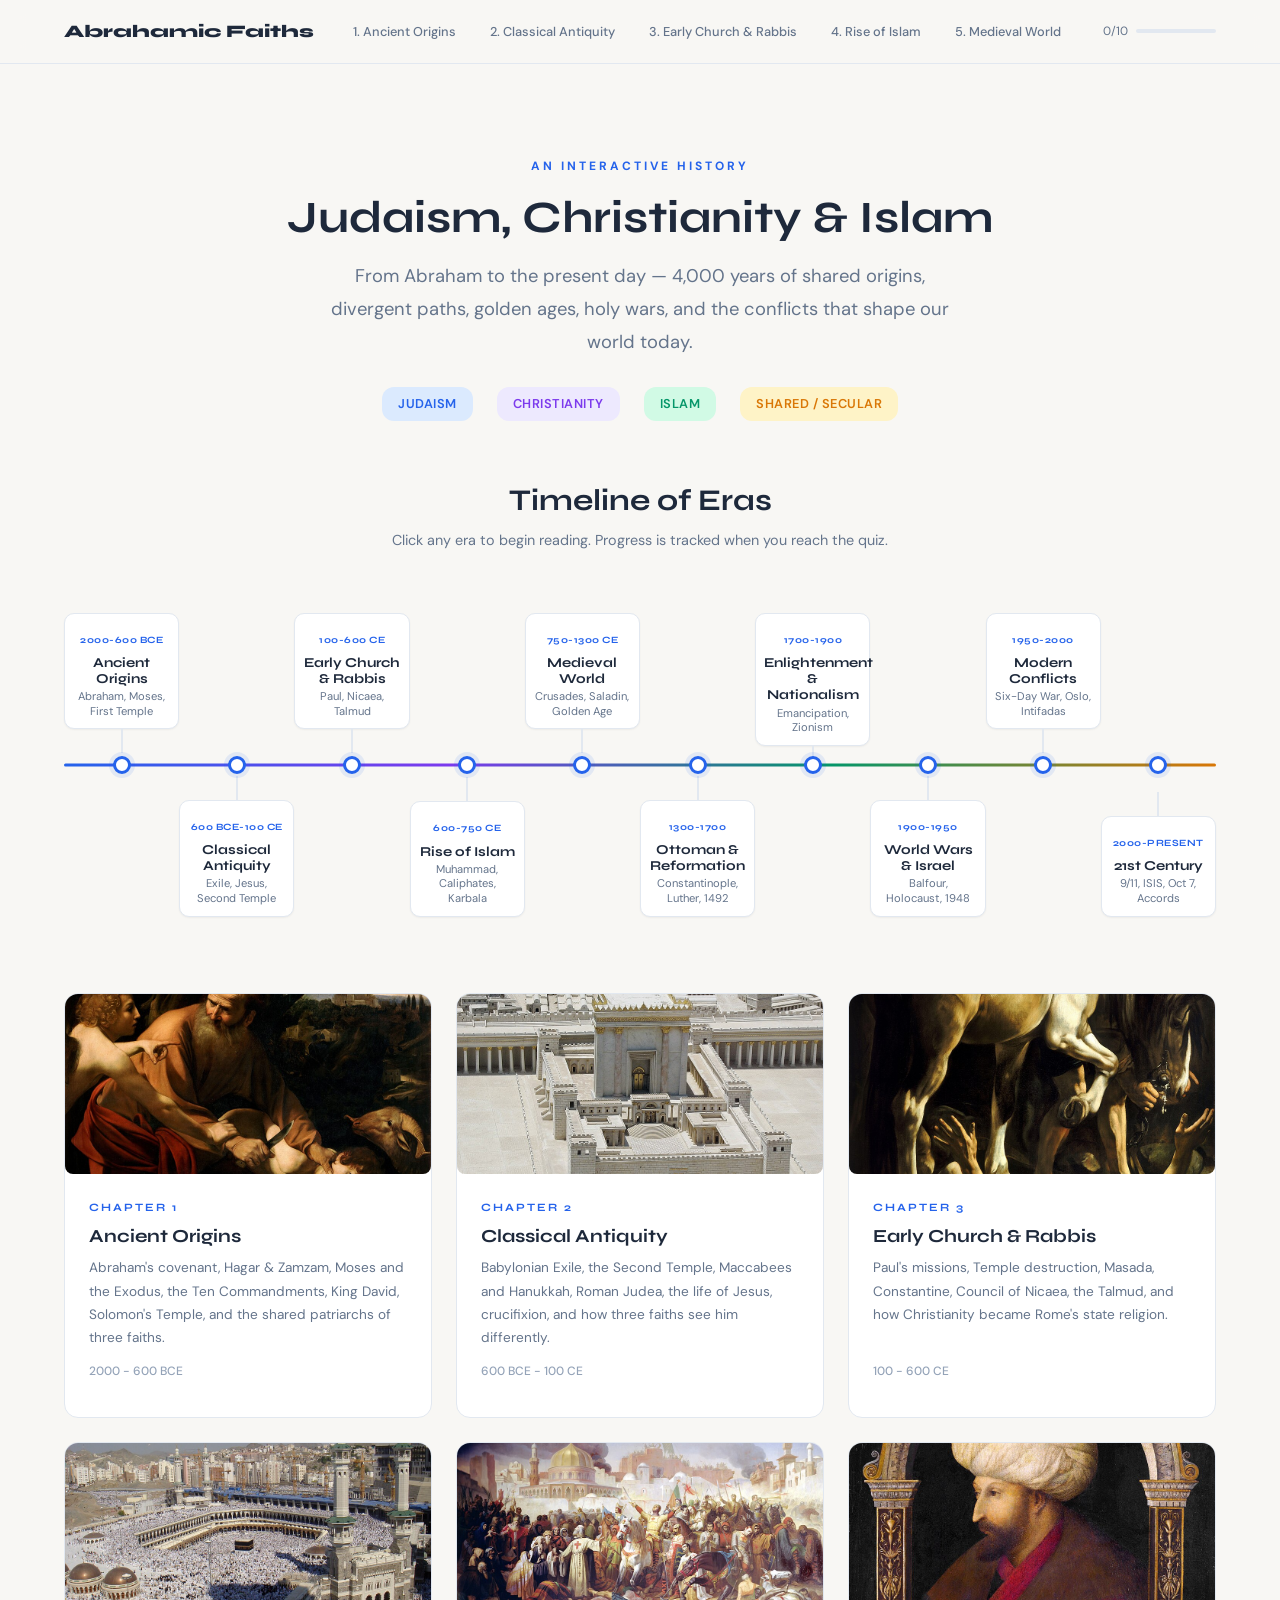
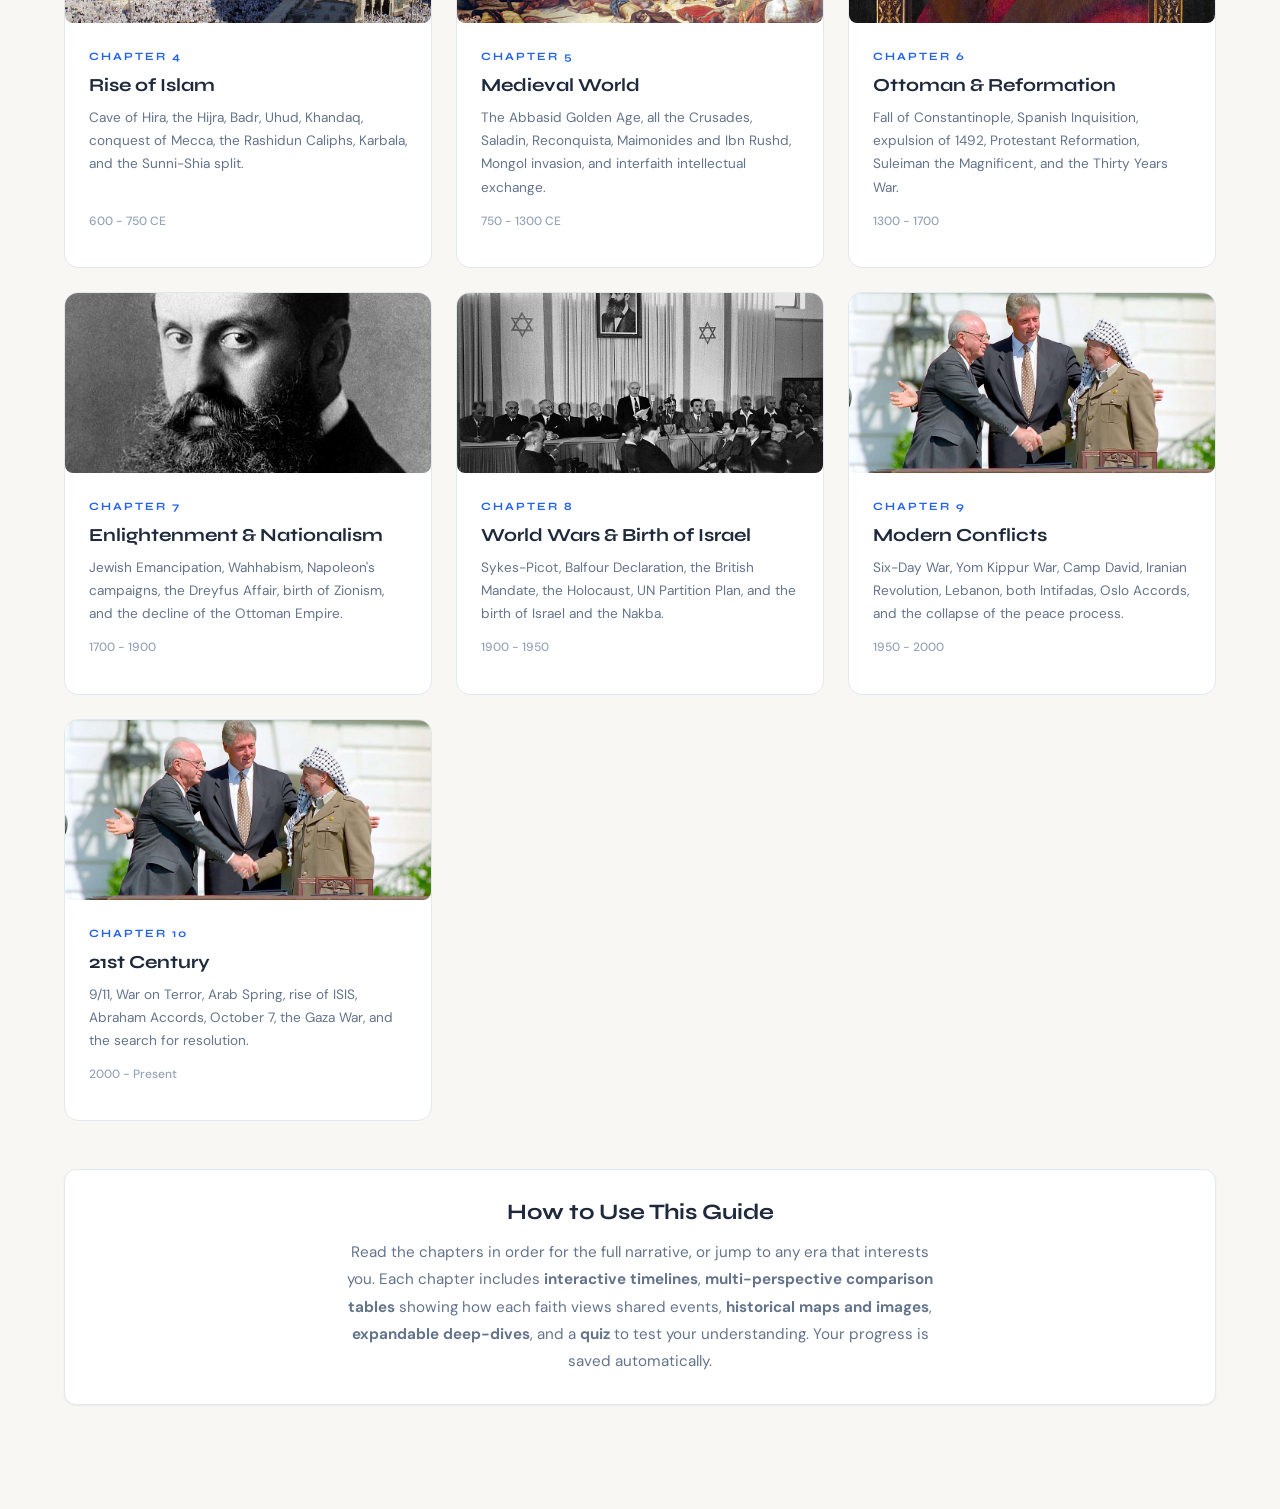
<file: index.html>
<!DOCTYPE html>
<html lang="en">
<head>
  <meta charset="UTF-8">
  <meta name="viewport" content="width=device-width, initial-scale=1.0">
  <title>The Abrahamic Faiths — A Complete History</title>
  <link href="https://fonts.googleapis.com/css2?family=Syne:wght@400;600;700;800&family=DM+Sans:ital,wght@0,400;0,500;0,600;0,700;1,400&display=swap" rel="stylesheet">
  <link rel="stylesheet" href="css/styles.css?v=4">
</head>
<body>

  <div class="content-wrapper">

    <!-- Hero -->
    <div style="text-align:center; padding: 60px 0 20px;">
      <div style="font-size: 0.75rem; font-weight: 700; text-transform: uppercase; letter-spacing: 3px; color: var(--blue); margin-bottom: 16px;">An Interactive History</div>
      <h1 style="font-size: 2.8rem; margin-bottom: 16px; line-height: 1.15;">Judaism, Christianity & Islam</h1>
      <p style="font-size: 1.15rem; color: var(--text-muted); max-width: 650px; margin: 0 auto; line-height: 1.8;">
        From Abraham to the present day — 4,000 years of shared origins, divergent paths, golden ages, holy wars, and the conflicts that shape our world today.
      </p>

      <!-- Religion Legend -->
      <div style="display: flex; justify-content: center; gap: 24px; margin-top: 28px; flex-wrap: wrap;">
        <span class="badge judaism" style="font-size: 0.8rem; padding: 6px 16px;">Judaism</span>
        <span class="badge christianity" style="font-size: 0.8rem; padding: 6px 16px;">Christianity</span>
        <span class="badge islam" style="font-size: 0.8rem; padding: 6px 16px;">Islam</span>
        <span class="badge all" style="font-size: 0.8rem; padding: 6px 16px;">Shared / Secular</span>
      </div>
    </div>

    <!-- Master Timeline — Leaf/Zigzag Layout -->
    <div style="margin-top: 40px;">
      <h2 style="text-align: center; margin-bottom: 8px;">Timeline of Eras</h2>
      <p style="text-align: center; color: var(--text-muted); font-size: 0.9rem; margin-bottom: 32px;">Click any era to begin reading. Progress is tracked when you reach the quiz.</p>

      <div class="leaf-timeline">
        <div class="leaf-timeline-inner">
          <div class="leaf-line"></div>

          <a class="leaf-node up" data-chapter="1" href="chapters/01-ancient-origins.html">
            <div class="leaf-content">
              <span class="leaf-date">2000-600 BCE</span>
              <h3>Ancient Origins</h3>
              <p>Abraham, Moses, First Temple</p>
            </div>
            <div class="leaf-dot"></div>
          </a>

          <a class="leaf-node down" data-chapter="2" href="chapters/02-classical-antiquity.html">
            <div class="leaf-dot"></div>
            <div class="leaf-content">
              <span class="leaf-date">600 BCE-100 CE</span>
              <h3>Classical Antiquity</h3>
              <p>Exile, Jesus, Second Temple</p>
            </div>
          </a>

          <a class="leaf-node up" data-chapter="3" href="chapters/03-early-church-rabbis.html">
            <div class="leaf-content">
              <span class="leaf-date">100-600 CE</span>
              <h3>Early Church & Rabbis</h3>
              <p>Paul, Nicaea, Talmud</p>
            </div>
            <div class="leaf-dot"></div>
          </a>

          <a class="leaf-node down" data-chapter="4" href="chapters/04-rise-of-islam.html">
            <div class="leaf-dot"></div>
            <div class="leaf-content">
              <span class="leaf-date">600-750 CE</span>
              <h3>Rise of Islam</h3>
              <p>Muhammad, Caliphates, Karbala</p>
            </div>
          </a>

          <a class="leaf-node up" data-chapter="5" href="chapters/05-medieval-world.html">
            <div class="leaf-content">
              <span class="leaf-date">750-1300 CE</span>
              <h3>Medieval World</h3>
              <p>Crusades, Saladin, Golden Age</p>
            </div>
            <div class="leaf-dot"></div>
          </a>

          <a class="leaf-node down" data-chapter="6" href="chapters/06-ottoman-reformation.html">
            <div class="leaf-dot"></div>
            <div class="leaf-content">
              <span class="leaf-date">1300-1700</span>
              <h3>Ottoman & Reformation</h3>
              <p>Constantinople, Luther, 1492</p>
            </div>
          </a>

          <a class="leaf-node up" data-chapter="7" href="chapters/07-enlightenment-nationalism.html">
            <div class="leaf-content">
              <span class="leaf-date">1700-1900</span>
              <h3>Enlightenment & Nationalism</h3>
              <p>Emancipation, Zionism</p>
            </div>
            <div class="leaf-dot"></div>
          </a>

          <a class="leaf-node down" data-chapter="8" href="chapters/08-world-wars-israel.html">
            <div class="leaf-dot"></div>
            <div class="leaf-content">
              <span class="leaf-date">1900-1950</span>
              <h3>World Wars & Israel</h3>
              <p>Balfour, Holocaust, 1948</p>
            </div>
          </a>

          <a class="leaf-node up" data-chapter="9" href="chapters/09-modern-conflicts.html">
            <div class="leaf-content">
              <span class="leaf-date">1950-2000</span>
              <h3>Modern Conflicts</h3>
              <p>Six-Day War, Oslo, Intifadas</p>
            </div>
            <div class="leaf-dot"></div>
          </a>

          <a class="leaf-node down" data-chapter="10" href="chapters/10-twenty-first-century.html">
            <div class="leaf-dot"></div>
            <div class="leaf-content">
              <span class="leaf-date">2000-Present</span>
              <h3>21st Century</h3>
              <p>9/11, ISIS, Oct 7, Accords</p>
            </div>
          </a>

        </div>
      </div>
    </div>

    <!-- Chapter Cards Grid -->
    <div class="chapter-grid">

      <a class="chapter-card" data-chapter="1" href="chapters/01-ancient-origins.html">
        <img class="chapter-card-img" src="images/ch01_sacrifice_isaac.jpg" alt="The Sacrifice of Isaac by Caravaggio">
        <div class="chapter-card-body">
          <span class="chapter-card-number">Chapter 1</span>
          <h3>Ancient Origins</h3>
          <p>Abraham's covenant, Hagar & Zamzam, Moses and the Exodus, the Ten Commandments, King David, Solomon's Temple, and the shared patriarchs of three faiths.</p>
          <span class="chapter-card-date">2000 - 600 BCE</span>
          <span class="chapter-card-status"></span>
        </div>
      </a>

      <a class="chapter-card" data-chapter="2" href="chapters/02-classical-antiquity.html">
        <img class="chapter-card-img" src="images/ch02_second_temple.jpg" alt="Model of the Second Temple">
        <div class="chapter-card-body">
          <span class="chapter-card-number">Chapter 2</span>
          <h3>Classical Antiquity</h3>
          <p>Babylonian Exile, the Second Temple, Maccabees and Hanukkah, Roman Judea, the life of Jesus, crucifixion, and how three faiths see him differently.</p>
          <span class="chapter-card-date">600 BCE - 100 CE</span>
          <span class="chapter-card-status"></span>
        </div>
      </a>

      <a class="chapter-card" data-chapter="3" href="chapters/03-early-church-rabbis.html">
        <img class="chapter-card-img" src="images/ch03_paul_conversion.jpg" alt="Fall of Rome">
        <div class="chapter-card-body">
          <span class="chapter-card-number">Chapter 3</span>
          <h3>Early Church & Rabbis</h3>
          <p>Paul's missions, Temple destruction, Masada, Constantine, Council of Nicaea, the Talmud, and how Christianity became Rome's state religion.</p>
          <span class="chapter-card-date">100 - 600 CE</span>
          <span class="chapter-card-status"></span>
        </div>
      </a>

      <a class="chapter-card" data-chapter="4" href="chapters/04-rise-of-islam.html">
        <img class="chapter-card-img" src="images/ch04_kaaba.jpg" alt="The Kaaba in Mecca">
        <div class="chapter-card-body">
          <span class="chapter-card-number">Chapter 4</span>
          <h3>Rise of Islam</h3>
          <p>Cave of Hira, the Hijra, Badr, Uhud, Khandaq, conquest of Mecca, the Rashidun Caliphs, Karbala, and the Sunni-Shia split.</p>
          <span class="chapter-card-date">600 - 750 CE</span>
          <span class="chapter-card-status"></span>
        </div>
      </a>

      <a class="chapter-card" data-chapter="5" href="chapters/05-medieval-world.html">
        <img class="chapter-card-img" src="images/ch05_jerusalem_siege.jpg" alt="Siege of Jerusalem during the First Crusade">
        <div class="chapter-card-body">
          <span class="chapter-card-number">Chapter 5</span>
          <h3>Medieval World</h3>
          <p>The Abbasid Golden Age, all the Crusades, Saladin, Reconquista, Maimonides and Ibn Rushd, Mongol invasion, and interfaith intellectual exchange.</p>
          <span class="chapter-card-date">750 - 1300 CE</span>
          <span class="chapter-card-status"></span>
        </div>
      </a>

      <a class="chapter-card" data-chapter="6" href="chapters/06-ottoman-reformation.html">
        <img class="chapter-card-img" src="images/ch06_mehmed.jpg" alt="Mehmed II by Gentile Bellini">
        <div class="chapter-card-body">
          <span class="chapter-card-number">Chapter 6</span>
          <h3>Ottoman & Reformation</h3>
          <p>Fall of Constantinople, Spanish Inquisition, expulsion of 1492, Protestant Reformation, Suleiman the Magnificent, and the Thirty Years War.</p>
          <span class="chapter-card-date">1300 - 1700</span>
          <span class="chapter-card-status"></span>
        </div>
      </a>

      <a class="chapter-card" data-chapter="7" href="chapters/07-enlightenment-nationalism.html">
        <img class="chapter-card-img" src="images/ch07_herzl.jpg" alt="19th century nationalism">
        <div class="chapter-card-body">
          <span class="chapter-card-number">Chapter 7</span>
          <h3>Enlightenment & Nationalism</h3>
          <p>Jewish Emancipation, Wahhabism, Napoleon's campaigns, the Dreyfus Affair, birth of Zionism, and the decline of the Ottoman Empire.</p>
          <span class="chapter-card-date">1700 - 1900</span>
          <span class="chapter-card-status"></span>
        </div>
      </a>

      <a class="chapter-card" data-chapter="8" href="chapters/08-world-wars-israel.html">
        <img class="chapter-card-img" src="images/ch08_israel_declaration.jpg" alt="Declaration of the State of Israel, 1948">
        <div class="chapter-card-body">
          <span class="chapter-card-number">Chapter 8</span>
          <h3>World Wars & Birth of Israel</h3>
          <p>Sykes-Picot, Balfour Declaration, the British Mandate, the Holocaust, UN Partition Plan, and the birth of Israel and the Nakba.</p>
          <span class="chapter-card-date">1900 - 1950</span>
          <span class="chapter-card-status"></span>
        </div>
      </a>

      <a class="chapter-card" data-chapter="9" href="chapters/09-modern-conflicts.html">
        <img class="chapter-card-img" src="images/ch09_oslo.jpg" alt="Oslo Accords signing, 1993">
        <div class="chapter-card-body">
          <span class="chapter-card-number">Chapter 9</span>
          <h3>Modern Conflicts</h3>
          <p>Six-Day War, Yom Kippur War, Camp David, Iranian Revolution, Lebanon, both Intifadas, Oslo Accords, and the collapse of the peace process.</p>
          <span class="chapter-card-date">1950 - 2000</span>
          <span class="chapter-card-status"></span>
        </div>
      </a>

      <a class="chapter-card" data-chapter="10" href="chapters/10-twenty-first-century.html">
        <img class="chapter-card-img" src="images/ch10_abraham_accords.jpg" alt="Abraham Accords signing, 2020">
        <div class="chapter-card-body">
          <span class="chapter-card-number">Chapter 10</span>
          <h3>21st Century</h3>
          <p>9/11, War on Terror, Arab Spring, rise of ISIS, Abraham Accords, October 7, the Gaza War, and the search for resolution.</p>
          <span class="chapter-card-date">2000 - Present</span>
          <span class="chapter-card-status"></span>
        </div>
      </a>

    </div>

    <!-- How to Use -->
    <div class="card" style="margin-top: 48px; text-align: center;">
      <h3 style="margin-bottom: 12px;">How to Use This Guide</h3>
      <p style="color: var(--text-muted); max-width: 600px; margin: 0 auto; line-height: 1.8; font-size: 0.95rem;">
        Read the chapters in order for the full narrative, or jump to any era that interests you.
        Each chapter includes <strong>interactive timelines</strong>, <strong>multi-perspective comparison tables</strong> showing how each faith views shared events,
        <strong>historical maps and images</strong>, <strong>expandable deep-dives</strong>, and a <strong>quiz</strong> to test your understanding.
        Your progress is saved automatically.
      </p>
    </div>

  </div>

  <script src="js/shared.js"></script>
  <script>
    document.addEventListener('DOMContentLoaded', () => {
      // Clear premature progress from auto-marking
      localStorage.removeItem('abrahamicProgress');
      initIndexPage();
      // Update leaf timeline dots for completed chapters
      document.querySelectorAll('.leaf-node').forEach(node => {
        const id = parseInt(node.dataset.chapter);
        if (isChapterRead(id)) node.classList.add('completed');
      });
    });
  </script>
</body>
</html>
</file>
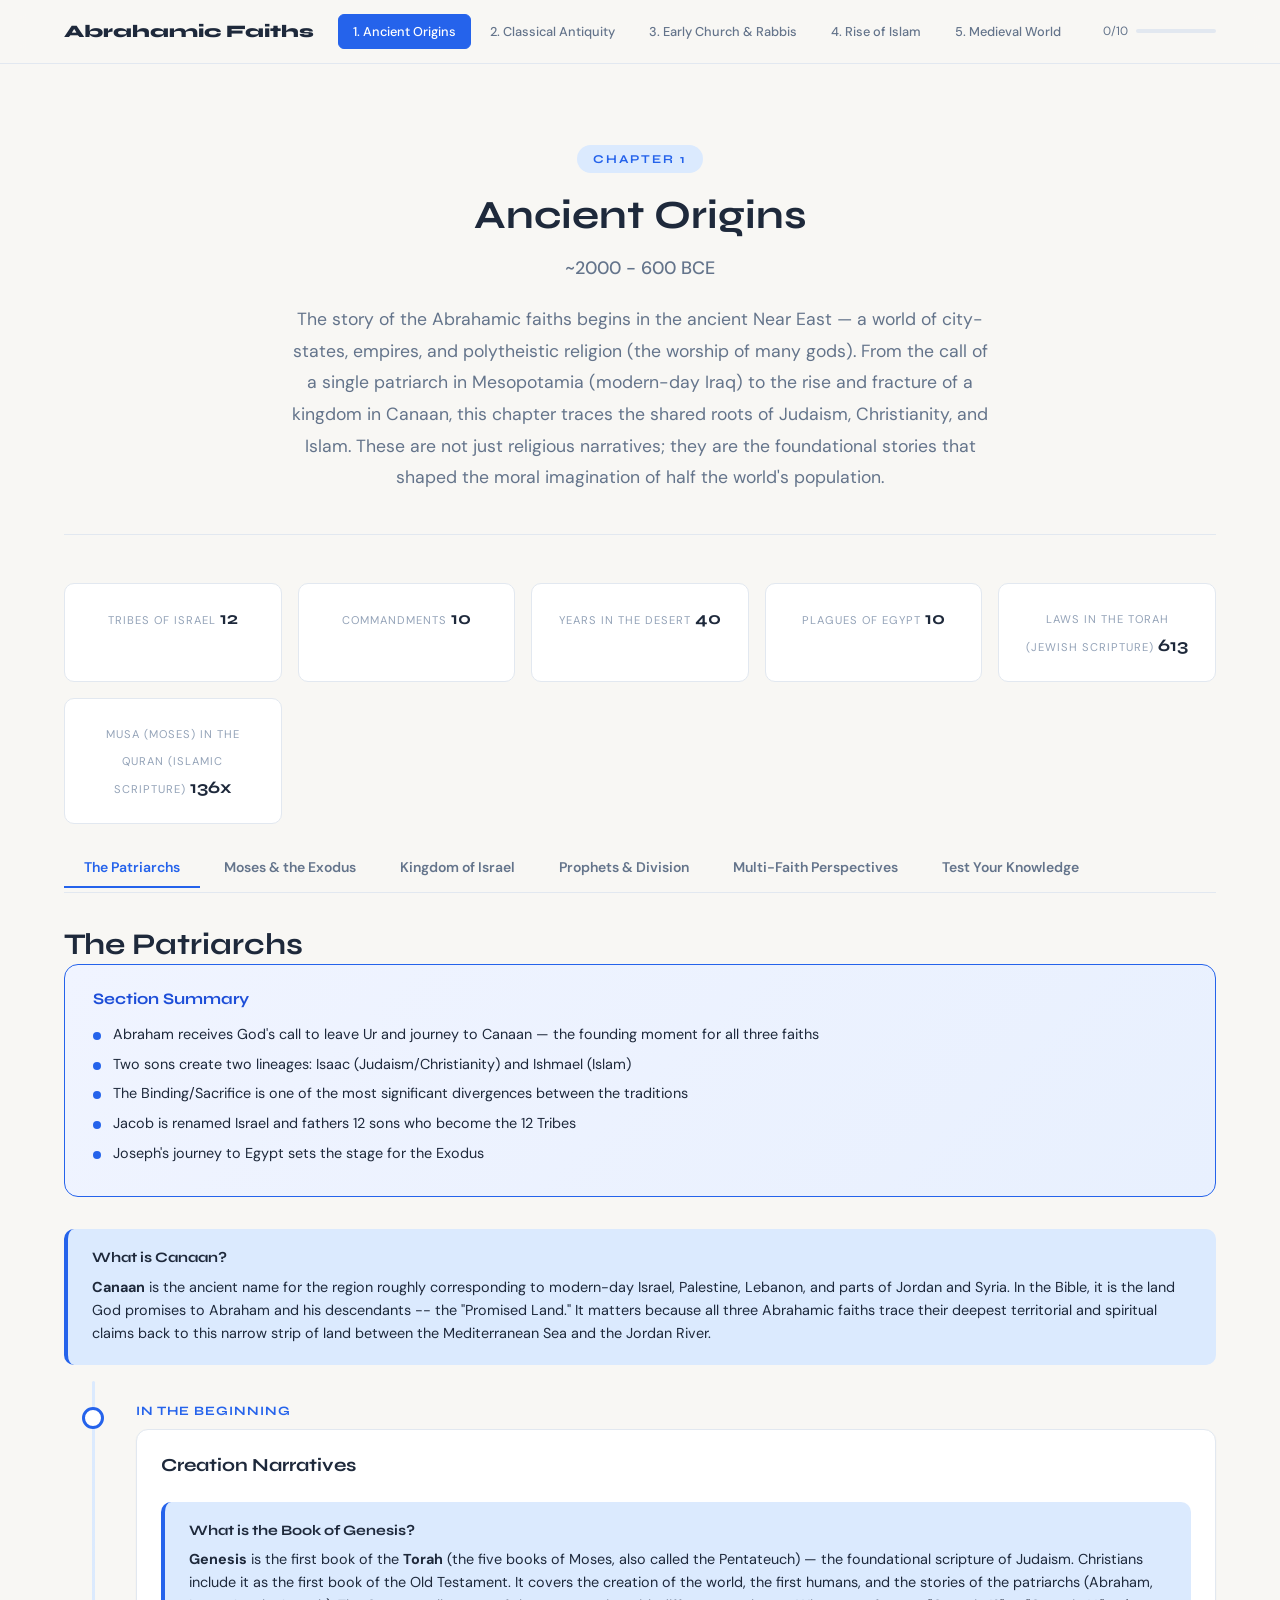
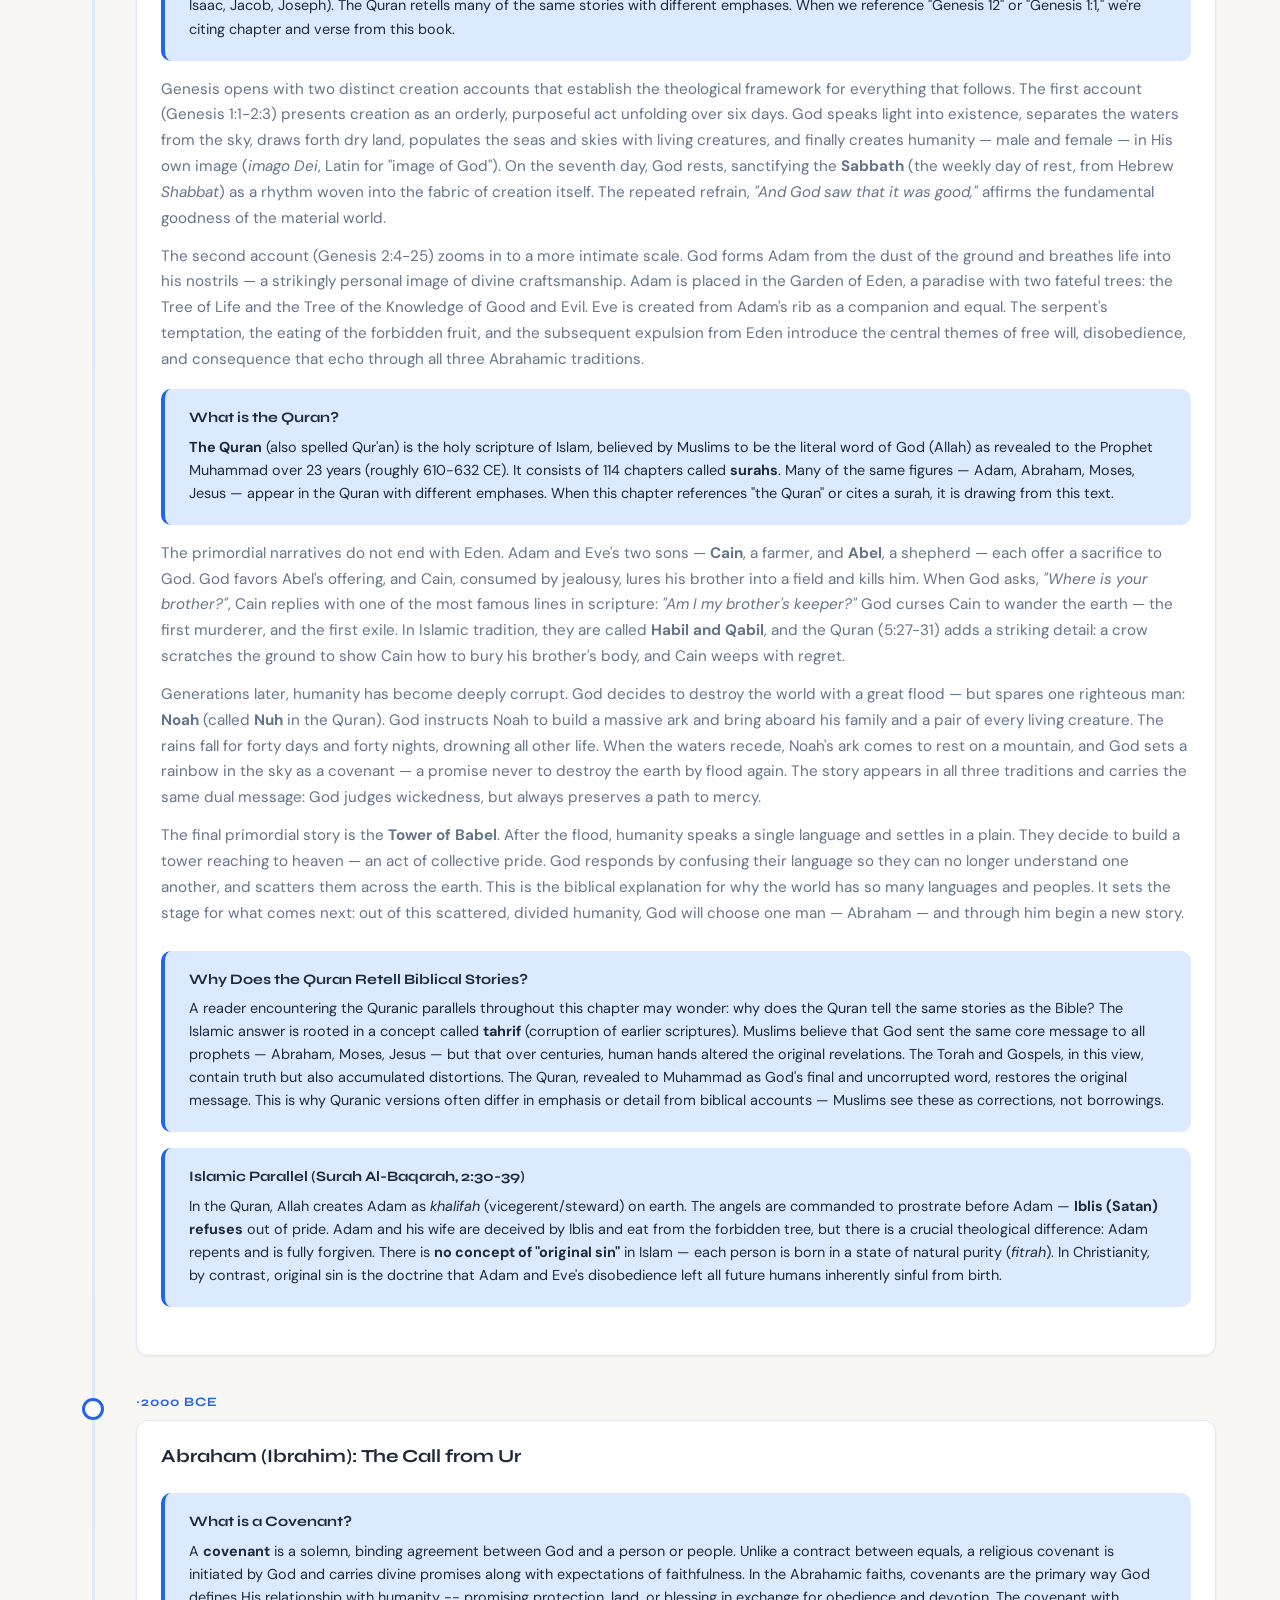
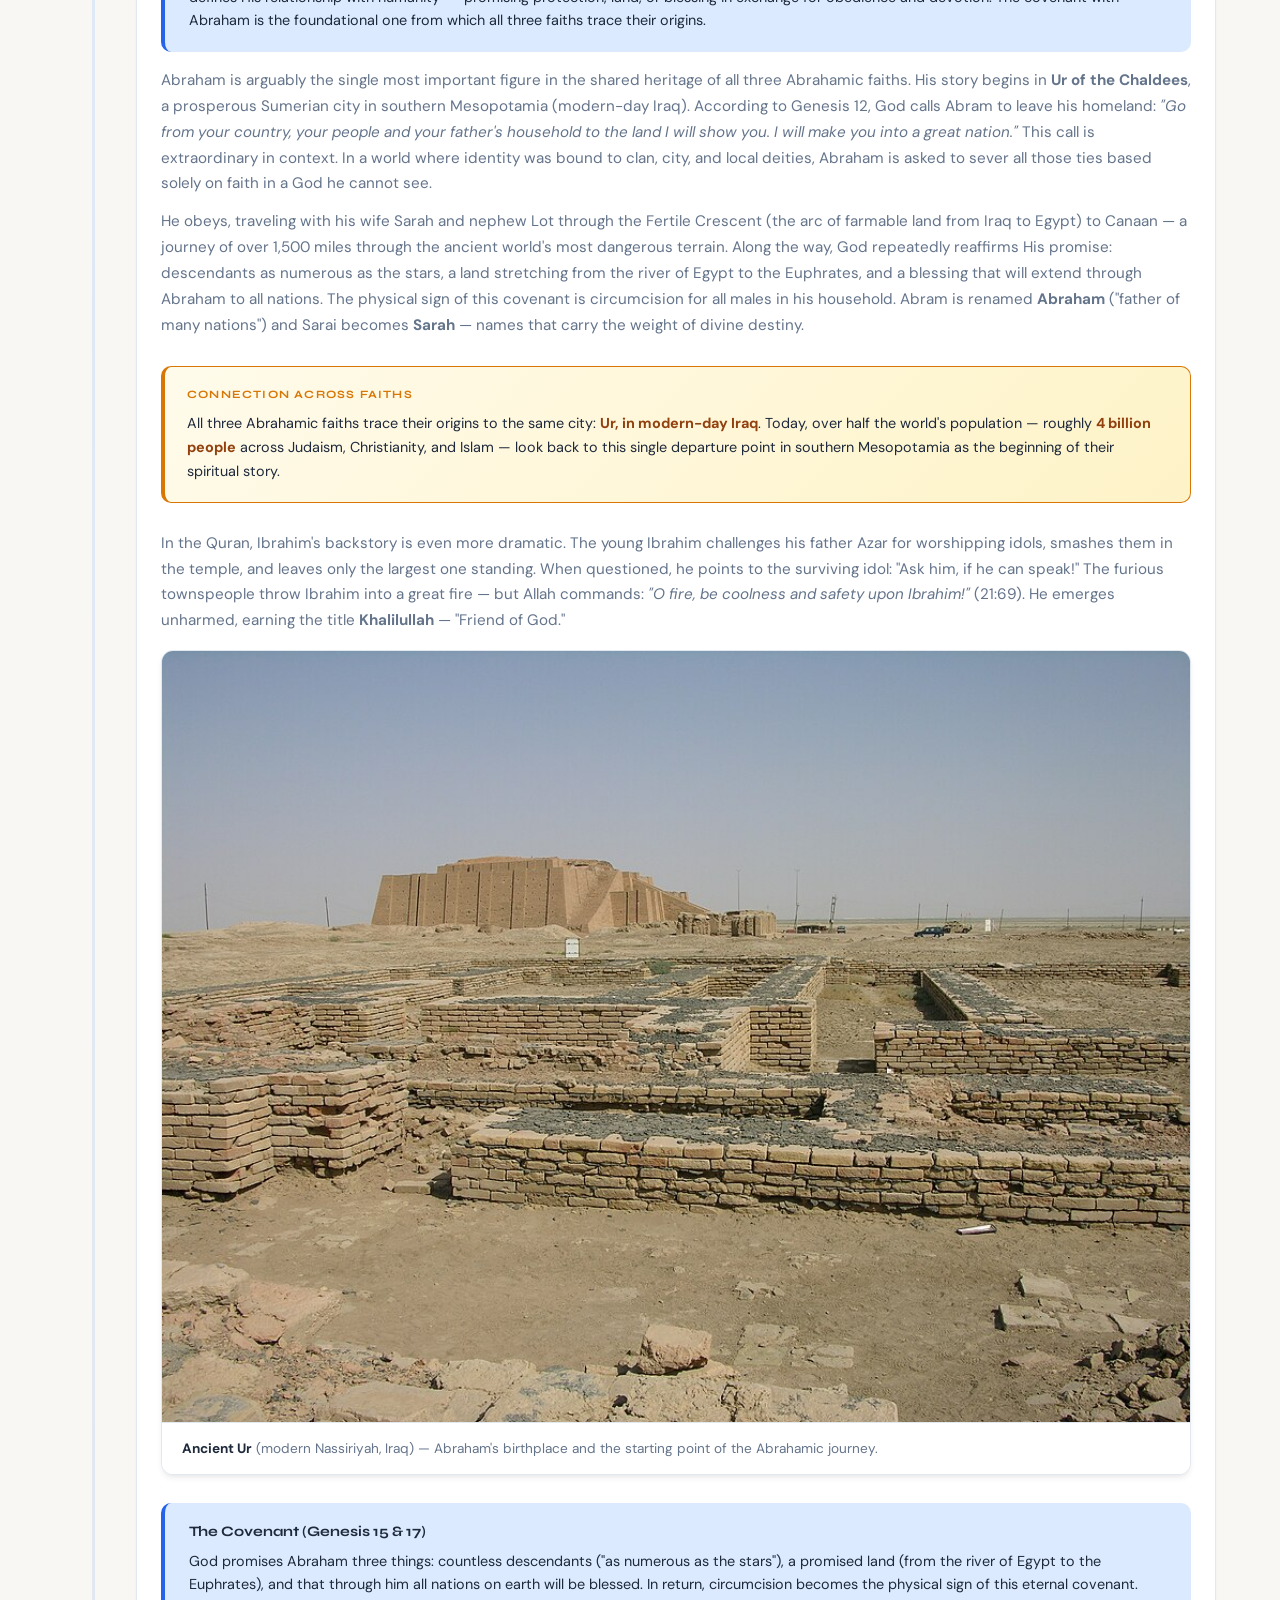
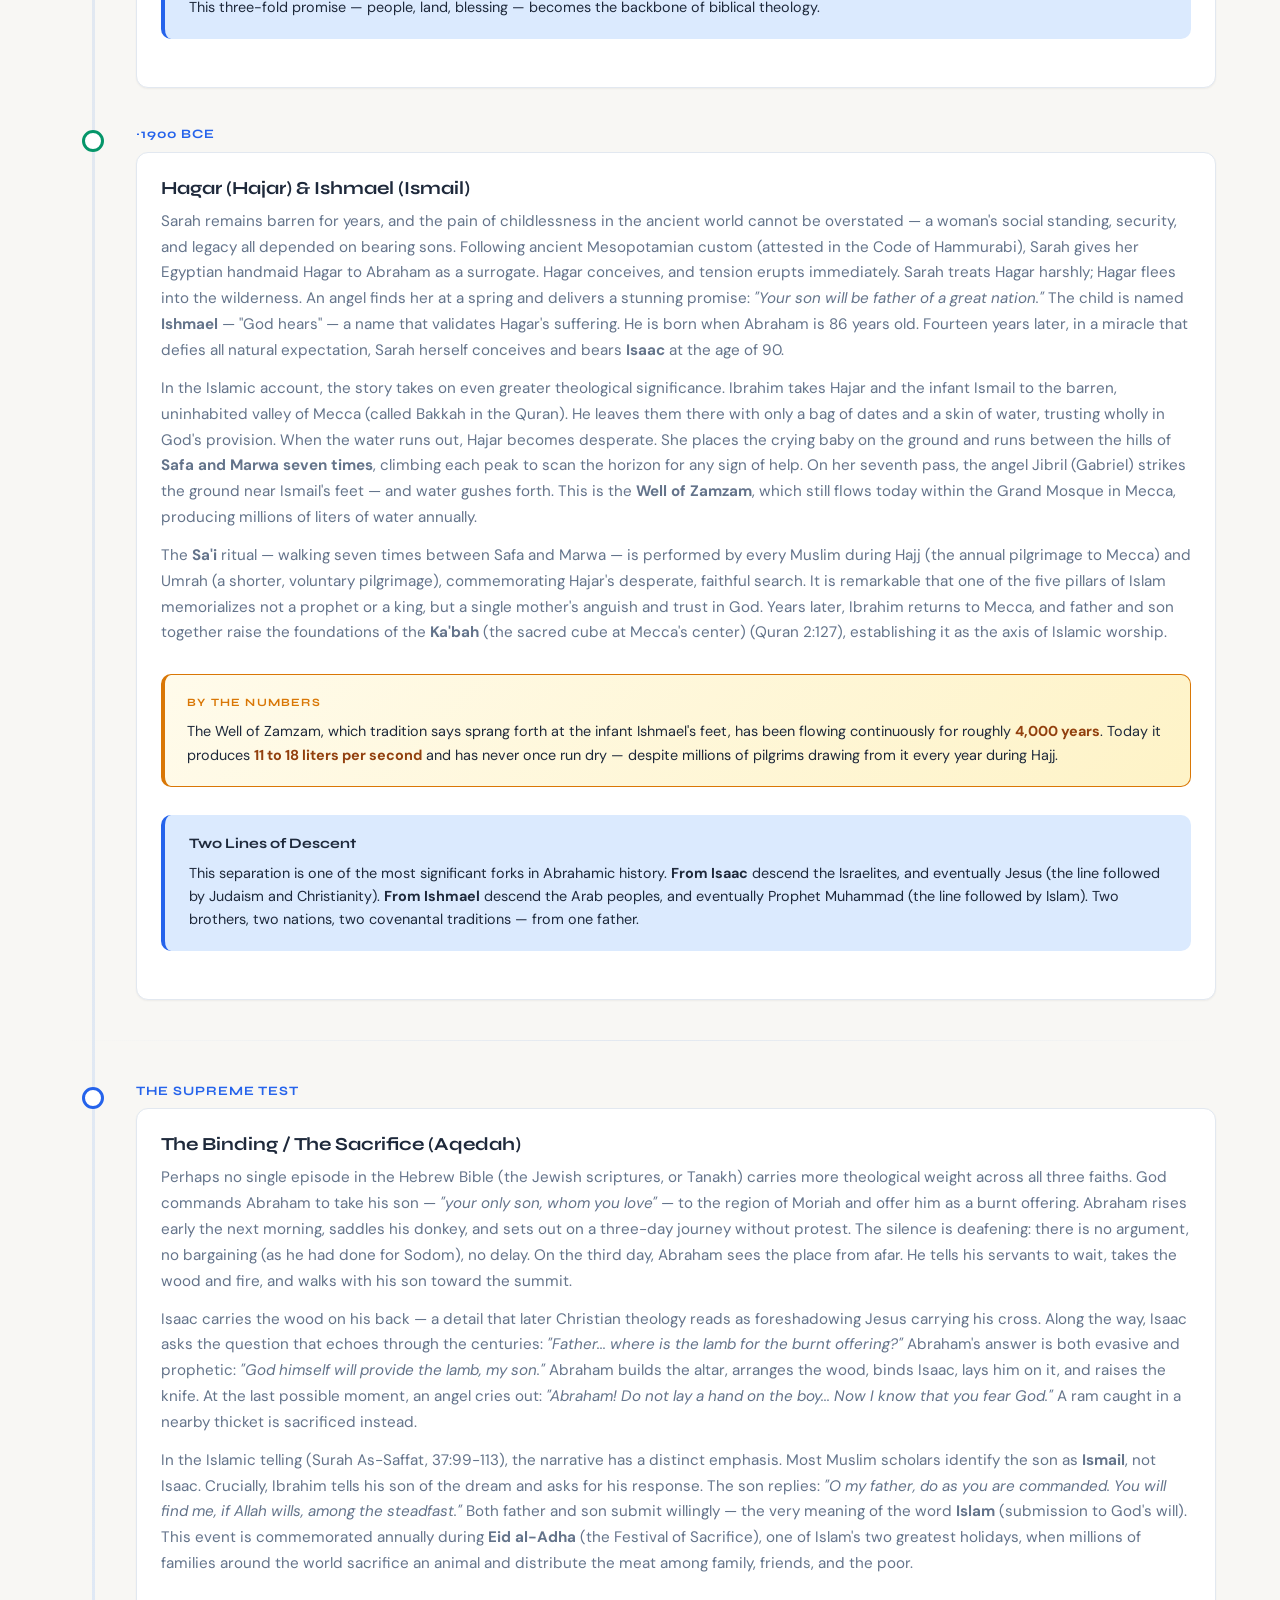
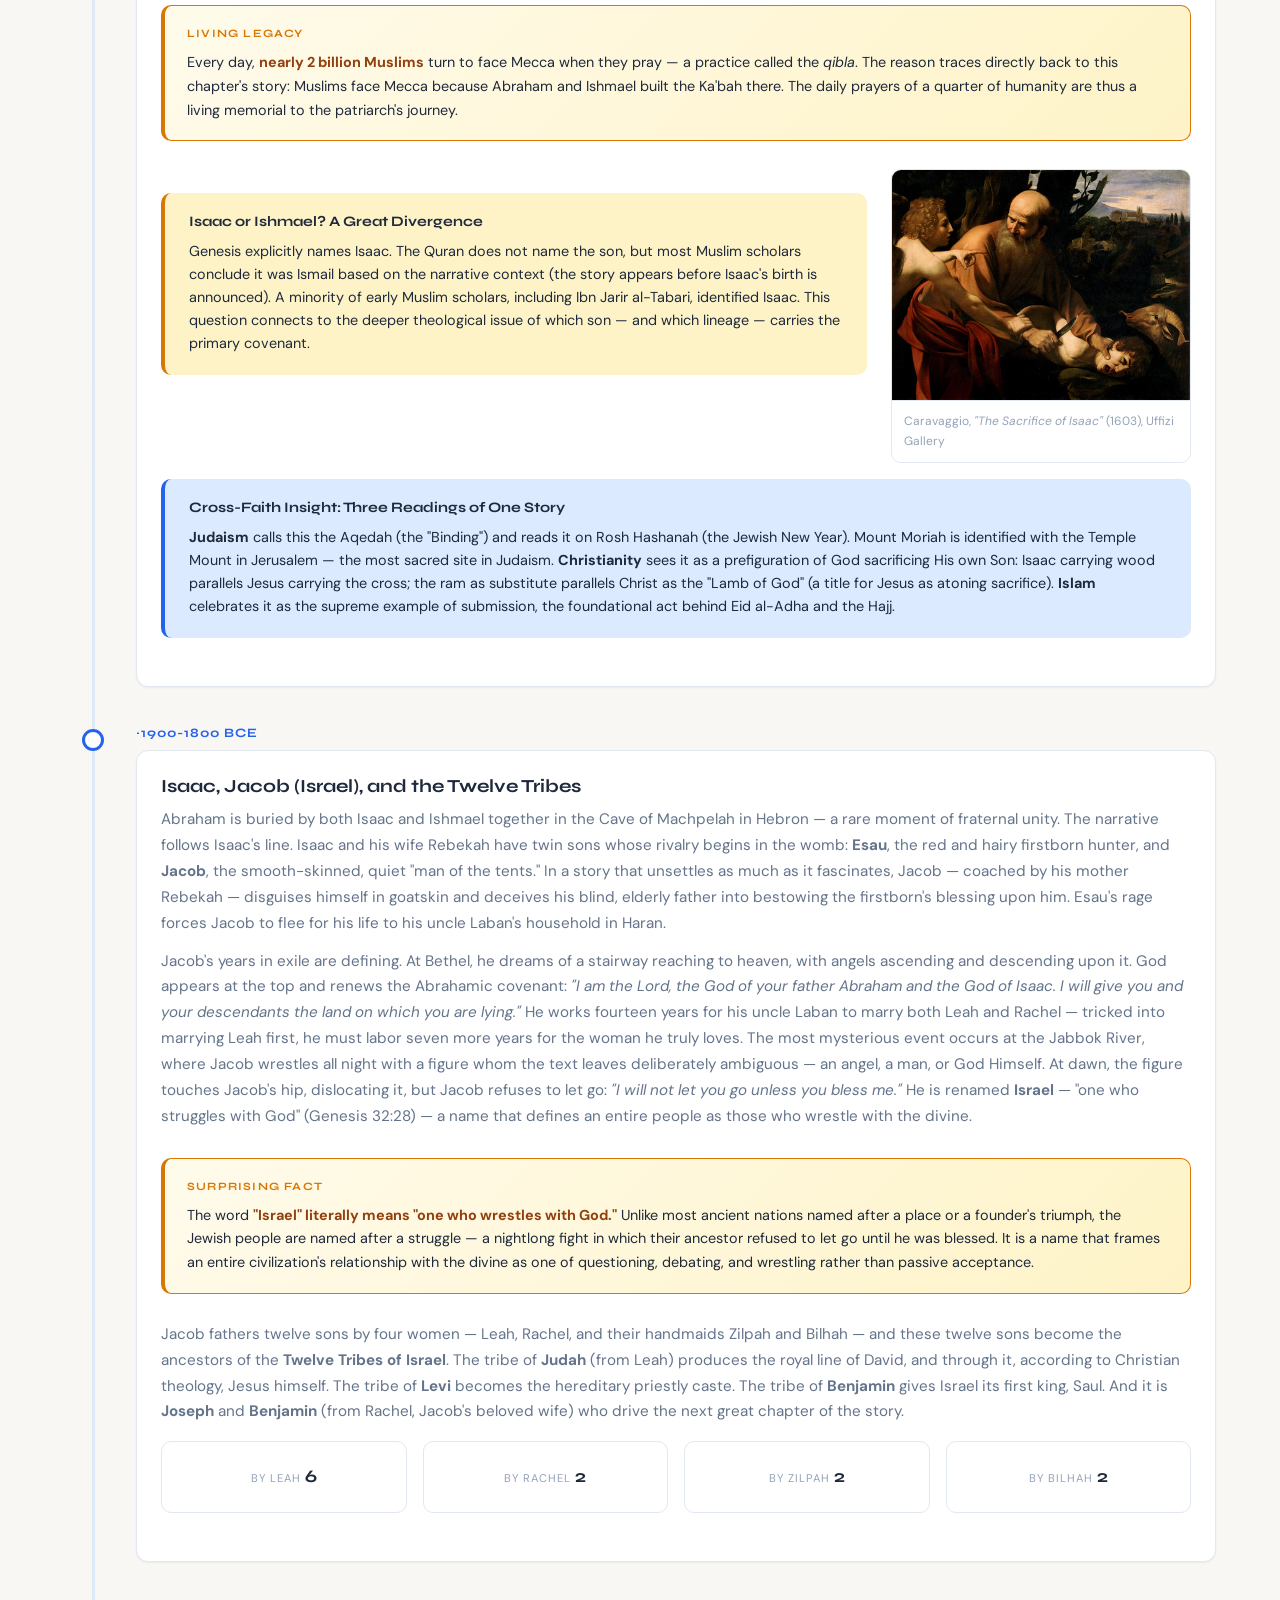
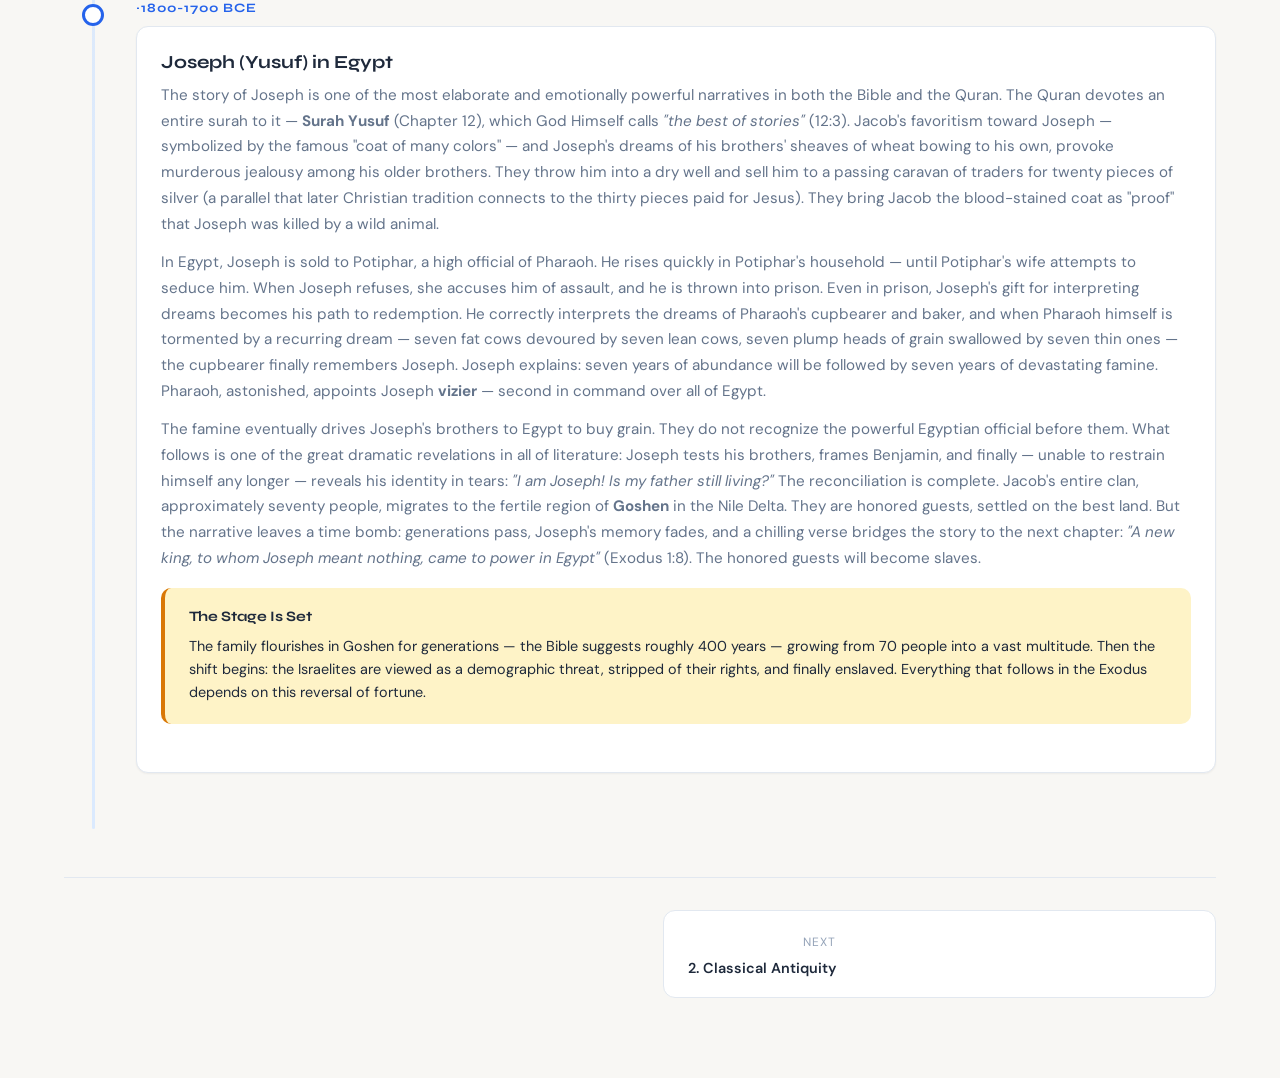
<file: chapters/01-ancient-origins.html>
<!DOCTYPE html>
<html lang="en">
<head>
  <meta charset="UTF-8">
  <meta name="viewport" content="width=device-width, initial-scale=1.0">
  <title>Chapter 1: Ancient Origins — The Abrahamic Faiths</title>
  <link rel="preconnect" href="https://fonts.googleapis.com">
  <link rel="preconnect" href="https://fonts.gstatic.com" crossorigin>
  <link href="https://fonts.googleapis.com/css2?family=Syne:wght@400;600;700;800&family=DM+Sans:ital,wght@0,400;0,500;0,600;0,700;1,400&display=swap" rel="stylesheet">
  <link rel="stylesheet" href="../css/styles.css?v=4">
</head>
<body>

  <div class="content-wrapper">

    <!-- Chapter Header -->
    <div class="chapter-header">
      <span class="chapter-number">Chapter 1</span>
      <h1>Ancient Origins</h1>
      <span class="date-range">~2000 - 600 BCE</span>
      <p class="chapter-intro">
        The story of the Abrahamic faiths begins in the ancient Near East — a world of city-states, empires, and polytheistic religion (the worship of many gods). From the call of a single patriarch in Mesopotamia (modern-day Iraq) to the rise and fracture of a kingdom in Canaan, this chapter traces the shared roots of Judaism, Christianity, and Islam. These are not just religious narratives; they are the foundational stories that shaped the moral imagination of half the world's population.
      </p>
    </div>

    <!-- Key Facts Grid -->
    <div class="key-facts reveal-stagger">
      <div class="key-fact">
        <span class="fact-label">Tribes of Israel</span>
        <span class="fact-value">12</span>
      </div>
      <div class="key-fact">
        <span class="fact-label">Commandments</span>
        <span class="fact-value">10</span>
      </div>
      <div class="key-fact">
        <span class="fact-label">Years in the Desert</span>
        <span class="fact-value">40</span>
      </div>
      <div class="key-fact">
        <span class="fact-label">Plagues of Egypt</span>
        <span class="fact-value">10</span>
      </div>
      <div class="key-fact">
        <span class="fact-label">Laws in the Torah (Jewish scripture)</span>
        <span class="fact-value">613</span>
      </div>
      <div class="key-fact">
        <span class="fact-label">Musa (Moses) in the Quran (Islamic scripture)</span>
        <span class="fact-value">136x</span>
      </div>
    </div>

    <!-- Section Tabs -->
    <div class="section-tabs">
      <button class="section-tab active" data-section="patriarchs">The Patriarchs</button>
      <button class="section-tab" data-section="exodus">Moses &amp; the Exodus</button>
      <button class="section-tab" data-section="kingdom">Kingdom of Israel</button>
      <button class="section-tab" data-section="prophets">Prophets &amp; Division</button>
      <button class="section-tab" data-section="perspectives">Multi-Faith Perspectives</button>
      <button class="section-tab" data-section="quiz">Test Your Knowledge</button>
    </div>

    <!-- ============================================================
         SECTION 1: THE PATRIARCHS
         ============================================================ -->
    <div id="patriarchs" class="section-content active">

      <h2>The Patriarchs</h2>

      <div class="summary-box">
        <h3>Section Summary</h3>
        <ul>
          <li>Abraham receives God's call to leave Ur and journey to Canaan — the founding moment for all three faiths</li>
          <li>Two sons create two lineages: Isaac (Judaism/Christianity) and Ishmael (Islam)</li>
          <li>The Binding/Sacrifice is one of the most significant divergences between the traditions</li>
          <li>Jacob is renamed Israel and fathers 12 sons who become the 12 Tribes</li>
          <li>Joseph's journey to Egypt sets the stage for the Exodus</li>
        </ul>
      </div>

      <div class="callout info" style="margin-bottom: 16px;">
        <h4>What is Canaan?</h4>
        <p><strong>Canaan</strong> is the ancient name for the region roughly corresponding to modern-day Israel, Palestine, Lebanon, and parts of Jordan and Syria. In the Bible, it is the land God promises to Abraham and his descendants -- the "Promised Land." It matters because all three Abrahamic faiths trace their deepest territorial and spiritual claims back to this narrow strip of land between the Mediterranean Sea and the Jordan River.</p>
      </div>

      <div class="timeline">

        <!-- Event: Creation Narratives -->
        <div class="timeline-event reveal">
          <div class="timeline-dot"></div>
          <div class="timeline-date">In the Beginning</div>
          <div class="timeline-card">
            <h3>Creation Narratives</h3>
            <div class="callout info" style="margin-bottom: 16px;">
              <h4>What is the Book of Genesis?</h4>
              <p><strong>Genesis</strong> is the first book of the <strong>Torah</strong> (the five books of Moses, also called the Pentateuch) — the foundational scripture of Judaism. Christians include it as the first book of the Old Testament. It covers the creation of the world, the first humans, and the stories of the patriarchs (Abraham, Isaac, Jacob, Joseph). The Quran retells many of the same stories with different emphases. When we reference "Genesis 12" or "Genesis 1:1," we're citing chapter and verse from this book.</p>
            </div>
            <p>Genesis opens with two distinct creation accounts that establish the theological framework for everything that follows. The first account (Genesis 1:1-2:3) presents creation as an orderly, purposeful act unfolding over six days. God speaks light into existence, separates the waters from the sky, draws forth dry land, populates the seas and skies with living creatures, and finally creates humanity — male and female — in His own image (<em>imago Dei</em>, Latin for "image of God"). On the seventh day, God rests, sanctifying the <strong>Sabbath</strong> (the weekly day of rest, from Hebrew <em>Shabbat</em>) as a rhythm woven into the fabric of creation itself. The repeated refrain, <em>"And God saw that it was good,"</em> affirms the fundamental goodness of the material world.</p>
            <p style="margin-top: 12px;">The second account (Genesis 2:4-25) zooms in to a more intimate scale. God forms Adam from the dust of the ground and breathes life into his nostrils — a strikingly personal image of divine craftsmanship. Adam is placed in the Garden of Eden, a paradise with two fateful trees: the Tree of Life and the Tree of the Knowledge of Good and Evil. Eve is created from Adam's rib as a companion and equal. The serpent's temptation, the eating of the forbidden fruit, and the subsequent expulsion from Eden introduce the central themes of free will, disobedience, and consequence that echo through all three Abrahamic traditions.</p>
            <div class="callout info" style="margin-top: 16px; margin-bottom: 16px;">
              <h4>What is the Quran?</h4>
              <p><strong>The Quran</strong> (also spelled Qur'an) is the holy scripture of Islam, believed by Muslims to be the literal word of God (Allah) as revealed to the Prophet Muhammad over 23 years (roughly 610-632 CE). It consists of 114 chapters called <strong>surahs</strong>. Many of the same figures — Adam, Abraham, Moses, Jesus — appear in the Quran with different emphases. When this chapter references "the Quran" or cites a surah, it is drawing from this text.</p>
            </div>
            <p style="margin-top: 12px;">The primordial narratives do not end with Eden. Adam and Eve's two sons — <strong>Cain</strong>, a farmer, and <strong>Abel</strong>, a shepherd — each offer a sacrifice to God. God favors Abel's offering, and Cain, consumed by jealousy, lures his brother into a field and kills him. When God asks, <em>"Where is your brother?"</em>, Cain replies with one of the most famous lines in scripture: <em>"Am I my brother's keeper?"</em> God curses Cain to wander the earth — the first murderer, and the first exile. In Islamic tradition, they are called <strong>Habil and Qabil</strong>, and the Quran (5:27-31) adds a striking detail: a crow scratches the ground to show Cain how to bury his brother's body, and Cain weeps with regret.</p>

            <p style="margin-top: 12px;">Generations later, humanity has become deeply corrupt. God decides to destroy the world with a great flood — but spares one righteous man: <strong>Noah</strong> (called <strong>Nuh</strong> in the Quran). God instructs Noah to build a massive ark and bring aboard his family and a pair of every living creature. The rains fall for forty days and forty nights, drowning all other life. When the waters recede, Noah's ark comes to rest on a mountain, and God sets a rainbow in the sky as a covenant — a promise never to destroy the earth by flood again. The story appears in all three traditions and carries the same dual message: God judges wickedness, but always preserves a path to mercy.</p>

            <p style="margin-top: 12px;">The final primordial story is the <strong>Tower of Babel</strong>. After the flood, humanity speaks a single language and settles in a plain. They decide to build a tower reaching to heaven — an act of collective pride. God responds by confusing their language so they can no longer understand one another, and scatters them across the earth. This is the biblical explanation for why the world has so many languages and peoples. It sets the stage for what comes next: out of this scattered, divided humanity, God will choose one man — Abraham — and through him begin a new story.</p>

            <div class="callout info" style="margin-bottom: 16px;">
              <h4>Why Does the Quran Retell Biblical Stories?</h4>
              <p>A reader encountering the Quranic parallels throughout this chapter may wonder: why does the Quran tell the same stories as the Bible? The Islamic answer is rooted in a concept called <strong>tahrif</strong> (corruption of earlier scriptures). Muslims believe that God sent the same core message to all prophets — Abraham, Moses, Jesus — but that over centuries, human hands altered the original revelations. The Torah and Gospels, in this view, contain truth but also accumulated distortions. The Quran, revealed to Muhammad as God's final and uncorrupted word, restores the original message. This is why Quranic versions often differ in emphasis or detail from biblical accounts — Muslims see these as corrections, not borrowings.</p>
            </div>

            <div class="callout info" style="margin-top: 16px;">
              <h4>Islamic Parallel (Surah Al-Baqarah, 2:30-39)</h4>
              <p>In the Quran, Allah creates Adam as <em>khalifah</em> (vicegerent/steward) on earth. The angels are commanded to prostrate before Adam — <strong>Iblis (Satan) refuses</strong> out of pride. Adam and his wife are deceived by Iblis and eat from the forbidden tree, but there is a crucial theological difference: Adam repents and is fully forgiven. There is <strong>no concept of "original sin"</strong> in Islam — each person is born in a state of natural purity (<em>fitrah</em>). In Christianity, by contrast, original sin is the doctrine that Adam and Eve's disobedience left all future humans inherently sinful from birth.</p>
            </div>
          </div>
        </div>

        <!-- Event: Abraham -->
        <div class="timeline-event reveal">
          <div class="timeline-dot"></div>
          <div class="timeline-date">~2000 BCE</div>
          <div class="timeline-card">
            <h3>Abraham (Ibrahim): The Call from Ur</h3>
            <div class="callout info" style="margin-bottom: 16px;">
              <h4>What is a Covenant?</h4>
              <p>A <strong>covenant</strong> is a solemn, binding agreement between God and a person or people. Unlike a contract between equals, a religious covenant is initiated by God and carries divine promises along with expectations of faithfulness. In the Abrahamic faiths, covenants are the primary way God defines His relationship with humanity -- promising protection, land, or blessing in exchange for obedience and devotion. The covenant with Abraham is the foundational one from which all three faiths trace their origins.</p>
            </div>
            <p>Abraham is arguably the single most important figure in the shared heritage of all three Abrahamic faiths. His story begins in <strong>Ur of the Chaldees</strong>, a prosperous Sumerian city in southern Mesopotamia (modern-day Iraq). According to Genesis 12, God calls Abram to leave his homeland: <em>"Go from your country, your people and your father's household to the land I will show you. I will make you into a great nation."</em> This call is extraordinary in context. In a world where identity was bound to clan, city, and local deities, Abraham is asked to sever all those ties based solely on faith in a God he cannot see.</p>
            <p style="margin-top: 12px;">He obeys, traveling with his wife Sarah and nephew Lot through the Fertile Crescent (the arc of farmable land from Iraq to Egypt) to Canaan — a journey of over 1,500 miles through the ancient world's most dangerous terrain. Along the way, God repeatedly reaffirms His promise: descendants as numerous as the stars, a land stretching from the river of Egypt to the Euphrates, and a blessing that will extend through Abraham to all nations. The physical sign of this covenant is circumcision for all males in his household. Abram is renamed <strong>Abraham</strong> ("father of many nations") and Sarai becomes <strong>Sarah</strong> — names that carry the weight of divine destiny.</p>

            <div class="insight-box connection">
              <p>All three Abrahamic faiths trace their origins to the same city: <strong>Ur, in modern-day Iraq</strong>. Today, over half the world's population — roughly <strong>4 billion people</strong> across Judaism, Christianity, and Islam — look back to this single departure point in southern Mesopotamia as the beginning of their spiritual story.</p>
            </div>

            <p style="margin-top: 12px;">In the Quran, Ibrahim's backstory is even more dramatic. The young Ibrahim challenges his father Azar for worshipping idols, smashes them in the temple, and leaves only the largest one standing. When questioned, he points to the surviving idol: "Ask him, if he can speak!" The furious townspeople throw Ibrahim into a great fire — but Allah commands: <em>"O fire, be coolness and safety upon Ibrahim!"</em> (21:69). He emerges unharmed, earning the title <strong>Khalilullah</strong> — "Friend of God."</p>

            <div class="map-container" style="margin-top: 16px;">
              <img src="../images/ur_ruins.jpg" alt="Ruins of ancient Ur in modern-day Iraq">
              <div class="map-caption"><strong>Ancient Ur</strong> (modern Nassiriyah, Iraq) — Abraham's birthplace and the starting point of the Abrahamic journey.</div>
            </div>

            <div class="callout info" style="margin-top: 16px;">
              <h4>The Covenant (Genesis 15 &amp; 17)</h4>
              <p>God promises Abraham three things: countless descendants ("as numerous as the stars"), a promised land (from the river of Egypt to the Euphrates), and that through him all nations on earth will be blessed. In return, circumcision becomes the physical sign of this eternal covenant. This three-fold promise — people, land, blessing — becomes the backbone of biblical theology.</p>
            </div>
          </div>
        </div>

        <!-- Event: Hagar and Ishmael -->
        <div class="timeline-event reveal">
          <div class="timeline-dot islam"></div>
          <div class="timeline-date">~1900 BCE</div>
          <div class="timeline-card">
            <h3>Hagar (Hajar) &amp; Ishmael (Ismail)</h3>
            <p>Sarah remains barren for years, and the pain of childlessness in the ancient world cannot be overstated — a woman's social standing, security, and legacy all depended on bearing sons. Following ancient Mesopotamian custom (attested in the Code of Hammurabi), Sarah gives her Egyptian handmaid Hagar to Abraham as a surrogate. Hagar conceives, and tension erupts immediately. Sarah treats Hagar harshly; Hagar flees into the wilderness. An angel finds her at a spring and delivers a stunning promise: <em>"Your son will be father of a great nation."</em> The child is named <strong>Ishmael</strong> — "God hears" — a name that validates Hagar's suffering. He is born when Abraham is 86 years old. Fourteen years later, in a miracle that defies all natural expectation, Sarah herself conceives and bears <strong>Isaac</strong> at the age of 90.</p>
            <p style="margin-top: 12px;">In the Islamic account, the story takes on even greater theological significance. Ibrahim takes Hajar and the infant Ismail to the barren, uninhabited valley of Mecca (called Bakkah in the Quran). He leaves them there with only a bag of dates and a skin of water, trusting wholly in God's provision. When the water runs out, Hajar becomes desperate. She places the crying baby on the ground and runs between the hills of <strong>Safa and Marwa seven times</strong>, climbing each peak to scan the horizon for any sign of help. On her seventh pass, the angel Jibril (Gabriel) strikes the ground near Ismail's feet — and water gushes forth. This is the <strong>Well of Zamzam</strong>, which still flows today within the Grand Mosque in Mecca, producing millions of liters of water annually.</p>
            <p style="margin-top: 12px;">The <strong>Sa'i</strong> ritual — walking seven times between Safa and Marwa — is performed by every Muslim during Hajj (the annual pilgrimage to Mecca) and Umrah (a shorter, voluntary pilgrimage), commemorating Hajar's desperate, faithful search. It is remarkable that one of the five pillars of Islam memorializes not a prophet or a king, but a single mother's anguish and trust in God. Years later, Ibrahim returns to Mecca, and father and son together raise the foundations of the <strong>Ka'bah</strong> (the sacred cube at Mecca's center) (Quran 2:127), establishing it as the axis of Islamic worship.</p>

            <div class="insight-box number">
              <p>The Well of Zamzam, which tradition says sprang forth at the infant Ishmael's feet, has been flowing continuously for roughly <strong>4,000 years</strong>. Today it produces <strong>11 to 18 liters per second</strong> and has never once run dry — despite millions of pilgrims drawing from it every year during Hajj.</p>
            </div>

            <div class="callout info" style="margin-top: 16px;">
              <h4>Two Lines of Descent</h4>
              <p>This separation is one of the most significant forks in Abrahamic history. <strong>From Isaac</strong> descend the Israelites, and eventually Jesus (the line followed by Judaism and Christianity). <strong>From Ishmael</strong> descend the Arab peoples, and eventually Prophet Muhammad (the line followed by Islam). Two brothers, two nations, two covenantal traditions — from one father.</p>
            </div>
          </div>
        </div>

        <div class="section-divider"></div>

        <!-- Event: The Binding / Sacrifice -->
        <div class="timeline-event reveal">
          <div class="timeline-dot"></div>
          <div class="timeline-date">The Supreme Test</div>
          <div class="timeline-card">
            <h3>The Binding / The Sacrifice (Aqedah)</h3>
            <p>Perhaps no single episode in the Hebrew Bible (the Jewish scriptures, or Tanakh) carries more theological weight across all three faiths. God commands Abraham to take his son — <em>"your only son, whom you love"</em> — to the region of Moriah and offer him as a burnt offering. Abraham rises early the next morning, saddles his donkey, and sets out on a three-day journey without protest. The silence is deafening: there is no argument, no bargaining (as he had done for Sodom), no delay. On the third day, Abraham sees the place from afar. He tells his servants to wait, takes the wood and fire, and walks with his son toward the summit.</p>
            <p style="margin-top: 12px;">Isaac carries the wood on his back — a detail that later Christian theology reads as foreshadowing Jesus carrying his cross. Along the way, Isaac asks the question that echoes through the centuries: <em>"Father... where is the lamb for the burnt offering?"</em> Abraham's answer is both evasive and prophetic: <em>"God himself will provide the lamb, my son."</em> Abraham builds the altar, arranges the wood, binds Isaac, lays him on it, and raises the knife. At the last possible moment, an angel cries out: <em>"Abraham! Do not lay a hand on the boy... Now I know that you fear God."</em> A ram caught in a nearby thicket is sacrificed instead.</p>
            <p style="margin-top: 12px;">In the Islamic telling (Surah As-Saffat, 37:99-113), the narrative has a distinct emphasis. Most Muslim scholars identify the son as <strong>Ismail</strong>, not Isaac. Crucially, Ibrahim tells his son of the dream and asks for his response. The son replies: <em>"O my father, do as you are commanded. You will find me, if Allah wills, among the steadfast."</em> Both father and son submit willingly — the very meaning of the word <strong>Islam</strong> (submission to God's will). This event is commemorated annually during <strong>Eid al-Adha</strong> (the Festival of Sacrifice), one of Islam's two greatest holidays, when millions of families around the world sacrifice an animal and distribute the meat among family, friends, and the poor.</p>

            <div class="insight-box legacy">
              <p>Every day, <strong>nearly 2 billion Muslims</strong> turn to face Mecca when they pray — a practice called the <em>qibla</em>. The reason traces directly back to this chapter's story: Muslims face Mecca because Abraham and Ishmael built the Ka'bah there. The daily prayers of a quarter of humanity are thus a living memorial to the patriarch's journey.</p>
            </div>

            <div class="content-with-image" style="margin-top: 16px;">
              <div class="text-content">
                <div class="callout warning">
                  <h4>Isaac or Ishmael? A Great Divergence</h4>
                  <p>Genesis explicitly names Isaac. The Quran does not name the son, but most Muslim scholars conclude it was Ismail based on the narrative context (the story appears before Isaac's birth is announced). A minority of early Muslim scholars, including Ibn Jarir al-Tabari, identified Isaac. This question connects to the deeper theological issue of which son — and which lineage — carries the primary covenant.</p>
                </div>
              </div>
              <div class="side-image">
                <img src="../images/ch01_sacrifice_isaac.jpg" alt="Caravaggio - The Sacrifice of Isaac (1603)">
                <div class="img-caption">Caravaggio, <em>"The Sacrifice of Isaac"</em> (1603), Uffizi Gallery</div>
              </div>
            </div>

            <div class="callout info" style="margin-top: 16px;">
              <h4>Cross-Faith Insight: Three Readings of One Story</h4>
              <p><strong>Judaism</strong> calls this the Aqedah (the "Binding") and reads it on Rosh Hashanah (the Jewish New Year). Mount Moriah is identified with the Temple Mount in Jerusalem — the most sacred site in Judaism. <strong>Christianity</strong> sees it as a prefiguration of God sacrificing His own Son: Isaac carrying wood parallels Jesus carrying the cross; the ram as substitute parallels Christ as the "Lamb of God" (a title for Jesus as atoning sacrifice). <strong>Islam</strong> celebrates it as the supreme example of submission, the foundational act behind Eid al-Adha and the Hajj.</p>
            </div>
          </div>
        </div>

        <!-- Event: Isaac, Jacob, and the Twelve Tribes -->
        <div class="timeline-event reveal">
          <div class="timeline-dot judaism"></div>
          <div class="timeline-date">~1900-1800 BCE</div>
          <div class="timeline-card">
            <h3>Isaac, Jacob (Israel), and the Twelve Tribes</h3>
            <p>Abraham is buried by both Isaac and Ishmael together in the Cave of Machpelah in Hebron — a rare moment of fraternal unity. The narrative follows Isaac's line. Isaac and his wife Rebekah have twin sons whose rivalry begins in the womb: <strong>Esau</strong>, the red and hairy firstborn hunter, and <strong>Jacob</strong>, the smooth-skinned, quiet "man of the tents." In a story that unsettles as much as it fascinates, Jacob — coached by his mother Rebekah — disguises himself in goatskin and deceives his blind, elderly father into bestowing the firstborn's blessing upon him. Esau's rage forces Jacob to flee for his life to his uncle Laban's household in Haran.</p>
            <p style="margin-top: 12px;">Jacob's years in exile are defining. At Bethel, he dreams of a stairway reaching to heaven, with angels ascending and descending upon it. God appears at the top and renews the Abrahamic covenant: <em>"I am the Lord, the God of your father Abraham and the God of Isaac. I will give you and your descendants the land on which you are lying."</em> He works fourteen years for his uncle Laban to marry both Leah and Rachel — tricked into marrying Leah first, he must labor seven more years for the woman he truly loves. The most mysterious event occurs at the Jabbok River, where Jacob wrestles all night with a figure whom the text leaves deliberately ambiguous — an angel, a man, or God Himself. At dawn, the figure touches Jacob's hip, dislocating it, but Jacob refuses to let go: <em>"I will not let you go unless you bless me."</em> He is renamed <strong>Israel</strong> — "one who struggles with God" (Genesis 32:28) — a name that defines an entire people as those who wrestle with the divine.</p>

            <div class="insight-box surprise">
              <p>The word <strong>"Israel" literally means "one who wrestles with God."</strong> Unlike most ancient nations named after a place or a founder's triumph, the Jewish people are named after a struggle — a nightlong fight in which their ancestor refused to let go until he was blessed. It is a name that frames an entire civilization's relationship with the divine as one of questioning, debating, and wrestling rather than passive acceptance.</p>
            </div>

            <p style="margin-top: 12px;">Jacob fathers twelve sons by four women — Leah, Rachel, and their handmaids Zilpah and Bilhah — and these twelve sons become the ancestors of the <strong>Twelve Tribes of Israel</strong>. The tribe of <strong>Judah</strong> (from Leah) produces the royal line of David, and through it, according to Christian theology, Jesus himself. The tribe of <strong>Levi</strong> becomes the hereditary priestly caste. The tribe of <strong>Benjamin</strong> gives Israel its first king, Saul. And it is <strong>Joseph</strong> and <strong>Benjamin</strong> (from Rachel, Jacob's beloved wife) who drive the next great chapter of the story.</p>

            <div class="key-facts reveal-stagger" style="margin-top: 16px;">
              <div class="key-fact">
                <span class="fact-label">By Leah</span>
                <span class="fact-value">6</span>
              </div>
              <div class="key-fact">
                <span class="fact-label">By Rachel</span>
                <span class="fact-value">2</span>
              </div>
              <div class="key-fact">
                <span class="fact-label">By Zilpah</span>
                <span class="fact-value">2</span>
              </div>
              <div class="key-fact">
                <span class="fact-label">By Bilhah</span>
                <span class="fact-value">2</span>
              </div>
            </div>
          </div>
        </div>

        <!-- Event: Joseph in Egypt -->
        <div class="timeline-event reveal">
          <div class="timeline-dot"></div>
          <div class="timeline-date">~1800-1700 BCE</div>
          <div class="timeline-card">
            <h3>Joseph (Yusuf) in Egypt</h3>
            <p>The story of Joseph is one of the most elaborate and emotionally powerful narratives in both the Bible and the Quran. The Quran devotes an entire surah to it — <strong>Surah Yusuf</strong> (Chapter 12), which God Himself calls <em>"the best of stories"</em> (12:3). Jacob's favoritism toward Joseph — symbolized by the famous "coat of many colors" — and Joseph's dreams of his brothers' sheaves of wheat bowing to his own, provoke murderous jealousy among his older brothers. They throw him into a dry well and sell him to a passing caravan of traders for twenty pieces of silver (a parallel that later Christian tradition connects to the thirty pieces paid for Jesus). They bring Jacob the blood-stained coat as "proof" that Joseph was killed by a wild animal.</p>
            <p style="margin-top: 12px;">In Egypt, Joseph is sold to Potiphar, a high official of Pharaoh. He rises quickly in Potiphar's household — until Potiphar's wife attempts to seduce him. When Joseph refuses, she accuses him of assault, and he is thrown into prison. Even in prison, Joseph's gift for interpreting dreams becomes his path to redemption. He correctly interprets the dreams of Pharaoh's cupbearer and baker, and when Pharaoh himself is tormented by a recurring dream — seven fat cows devoured by seven lean cows, seven plump heads of grain swallowed by seven thin ones — the cupbearer finally remembers Joseph. Joseph explains: seven years of abundance will be followed by seven years of devastating famine. Pharaoh, astonished, appoints Joseph <strong>vizier</strong> — second in command over all of Egypt.</p>
            <p style="margin-top: 12px;">The famine eventually drives Joseph's brothers to Egypt to buy grain. They do not recognize the powerful Egyptian official before them. What follows is one of the great dramatic revelations in all of literature: Joseph tests his brothers, frames Benjamin, and finally — unable to restrain himself any longer — reveals his identity in tears: <em>"I am Joseph! Is my father still living?"</em> The reconciliation is complete. Jacob's entire clan, approximately seventy people, migrates to the fertile region of <strong>Goshen</strong> in the Nile Delta. They are honored guests, settled on the best land. But the narrative leaves a time bomb: generations pass, Joseph's memory fades, and a chilling verse bridges the story to the next chapter: <em>"A new king, to whom Joseph meant nothing, came to power in Egypt"</em> (Exodus 1:8). The honored guests will become slaves.</p>

            <div class="callout warning" style="margin-top: 16px;">
              <h4>The Stage Is Set</h4>
              <p>The family flourishes in Goshen for generations — the Bible suggests roughly 400 years — growing from 70 people into a vast multitude. Then the shift begins: the Israelites are viewed as a demographic threat, stripped of their rights, and finally enslaved. Everything that follows in the Exodus depends on this reversal of fortune.</p>
            </div>
          </div>
        </div>

      </div><!-- end .timeline -->
    </div><!-- end #patriarchs -->


    <!-- ============================================================
         SECTION 2: MOSES & THE EXODUS
         ============================================================ -->
    <div id="exodus" class="section-content">

      <h2>Moses &amp; the Exodus</h2>

      <div class="summary-box">
        <h3>Section Summary</h3>
        <ul>
          <li>The Israelites are enslaved in Egypt for generations; Pharaoh orders the killing of Hebrew boys</li>
          <li>Moses is saved as an infant, raised in Pharaoh's court, then called by God at the Burning Bush</li>
          <li>10 devastating plagues strike Egypt, each challenging a specific Egyptian deity</li>
          <li>Passover is instituted — the blood of the lamb saves the Israelites from the final plague</li>
          <li>The Red Sea parts; Israel crosses on dry land; Pharaoh's army is destroyed</li>
          <li>At Mount Sinai, God gives the Ten Commandments and the full Torah (613 laws)</li>
          <li>40 years of wandering in the desert before reaching the Promised Land</li>
        </ul>
      </div>

      <div class="key-facts reveal-stagger">
        <div class="key-fact">
          <span class="fact-label">Plagues</span>
          <span class="fact-value">10</span>
        </div>
        <div class="key-fact">
          <span class="fact-label">Commandments</span>
          <span class="fact-value">10</span>
        </div>
        <div class="key-fact">
          <span class="fact-label">Desert Years</span>
          <span class="fact-value">40</span>
        </div>
        <div class="key-fact">
          <span class="fact-label">Total Laws</span>
          <span class="fact-value">613</span>
        </div>
        <div class="key-fact">
          <span class="fact-label">Moses' Age at Death</span>
          <span class="fact-value">120</span>
        </div>
        <div class="key-fact">
          <span class="fact-label">Spies Sent to Canaan</span>
          <span class="fact-value">12</span>
        </div>
      </div>

      <div class="timeline">

        <!-- Event: Enslavement -->
        <div class="timeline-event reveal">
          <div class="timeline-dot"></div>
          <div class="timeline-date">~1300 BCE</div>
          <div class="timeline-card">
            <h3>The Israelites Enslaved in Egypt</h3>
            <p>Centuries have passed since Joseph's time. A new Pharaoh — likely Ramesses II or his predecessor Seti I — rises to power, one who knows nothing of the Hebrew vizier who once saved Egypt from famine. He looks at the Israelites and sees not loyal subjects but a demographic threat: a foreign people multiplying dangerously within his borders, who might side with an enemy in wartime. The oppression comes in stages, each more brutal than the last. First, forced labor: the Israelites are conscripted to build the great store-cities of <strong>Pithom and Rameses</strong>, toiling in the blazing Egyptian sun, making bricks with straw and mortar under the whip of taskmasters.</p>
            <p style="margin-top: 12px;">When forced labor fails to check their growth, Pharaoh turns to genocide. He summons the Hebrew midwives Shiphrah and Puah and orders them to kill every Hebrew boy at birth. In one of history's earliest recorded acts of civil disobedience, these two women defy the most powerful ruler on earth, telling him the Hebrew women "are vigorous and give birth before the midwives arrive." Their courage is extraordinary: they risk execution not out of political calculation but out of moral conviction, and the Bible records that God rewarded them with families of their own (Exodus 1:21). Shiphrah and Puah are among the first named individuals in scripture to place conscience above obedience to the state — and without their defiance, Moses would never have been born. Pharaoh then issues a public decree: <em>"Every Hebrew boy that is born you must throw into the Nile."</em> It is state-sponsored infanticide — and it is into this world of terror that Moses is born.</p>

            <div class="callout info" style="margin-top: 16px;">
              <h4>Quranic Parallel (Surah Al-Qasas, 28:4)</h4>
              <p><em>"Pharaoh exalted himself in the land and made its people into factions, oppressing a sector among them, slaughtering their sons and keeping their females alive. Indeed, he was of the corrupters."</em> The Quran presents Pharaoh (Fir'awn) as the archetypal tyrant — the paradigm of arrogant power that refuses to submit to God.</p>
            </div>
          </div>
        </div>

        <!-- Event: Birth and Early Life of Moses -->
        <div class="timeline-event reveal">
          <div class="timeline-dot"></div>
          <div class="timeline-date">Birth of a Prophet</div>
          <div class="timeline-card">
            <h3>Moses (Musa): Birth, Palace, and Flight</h3>
            <p>A Levite woman (from Israel's priestly tribe) named Jochebed hides her newborn son for three months — as long as she possibly can — and then, in desperation, places him in a waterproofed papyrus basket among the reeds of the Nile. His sister Miriam watches from a distance. In a twist worthy of the greatest literature, it is Pharaoh's own daughter who discovers the crying baby, takes pity on him, and adopts him into the royal household. Miriam boldly approaches and offers to find a Hebrew wet nurse — thus Moses' own mother is paid by the Egyptian court to raise him until he is weaned. He grows up with a dual identity that will define his entire life: Hebrew by birth, Egyptian by upbringing, raised as royalty in the very palace that enslaves his people.</p>
            <p style="margin-top: 12px;">The turning point comes when Moses, now a young man, witnesses an Egyptian overseer beating a Hebrew slave. Rage and solidarity overwhelm him — he kills the Egyptian and hides the body in the sand. The next day, he tries to intervene in a dispute between two Hebrews, only to be challenged: <em>"Who made you ruler and judge over us? Are you thinking of killing me as you killed the Egyptian?"</em> His deed is known. Pharaoh seeks his execution. Moses flees east across the Sinai to <strong>Midian</strong>, where he begins an entirely new life. He marries Zipporah, the daughter of the Midianite priest Jethro (identified in the Quran as Shu'ayb), and spends approximately forty years as a shepherd in the desert — a radical descent from the corridors of power to the silence of the wilderness.</p>

            <div class="callout info" style="margin-top: 16px;">
              <h4>Islamic Addition</h4>
              <p>In the Quran (28:7-13), Allah inspires Musa's mother directly: <em>"Nurse him, but when you fear for him, cast him into the river and do not fear and do not grieve."</em> Pharaoh's wife <strong>Asiya</strong> — regarded in Islam as one of the four greatest women who ever lived — persuades Pharaoh to spare the child: "He may be of benefit to us." Later, a believing man from Pharaoh's court warns Musa to flee when the authorities plan his execution.</p>
            </div>
          </div>
        </div>

        <!-- Event: The Burning Bush -->
        <div class="timeline-event reveal">
          <div class="timeline-dot"></div>
          <div class="timeline-date">The Divine Commission</div>
          <div class="timeline-card">
            <h3>The Burning Bush on Mount Horeb</h3>
            <p>While tending Jethro's flock near Horeb (also called Mount Sinai), Moses sees something that defies all natural explanation: a bush on fire that is <strong>not consumed</strong>. Drawn closer, he hears a voice: <em>"Moses! Moses! Remove your sandals, for the place where you are standing is holy ground."</em> God identifies Himself as the God of Abraham, Isaac, and Jacob. He declares that He has seen the misery of His people in Egypt, heard their cries under the whip, and is ready to act. The mission: Moses must return to Egypt, confront Pharaoh, and lead the Israelites out of bondage to <em>"a land flowing with milk and honey."</em></p>
            <p style="margin-top: 12px;">Moses objects — repeatedly. "Who am I to go to Pharaoh?" "They won't believe me." "I am not eloquent; I am slow of speech." Each objection is answered: God will be with him; signs will be given (his staff becomes a serpent, his hand turns leprous and heals); his brother <strong>Aaron</strong> (Harun) will serve as his spokesman. Most significantly, Moses asks for God's name — and receives one of the most theologically profound answers in all of scripture: <strong>"I AM WHO I AM"</strong> (<em>Ehyeh Asher Ehyeh</em>). From this comes the Tetragrammaton <strong>YHWH</strong>, the sacred four-letter name of God, so holy that it is never spoken aloud in Judaism, replaced in reading with <em>Adonai</em> ("Lord") or <em>HaShem</em> ("The Name").</p>

            <div class="callout info" style="margin-top: 16px;">
              <h4>Cross-Faith Insight</h4>
              <p>The burning bush is significant across traditions. In Judaism, the unconsumed bush symbolizes Israel itself — oppressed but never destroyed. In Christianity, some Church Fathers saw it as a prefiguration of the Virgin Mary, who bore the divine presence without being consumed. In Islam, the valley of Tuwa where Musa receives his commission is described as sacred ground (Quran 20:12).</p>
            </div>
          </div>
        </div>

        <div class="section-divider"></div>

        <!-- Event: The Ten Plagues -->
        <div class="timeline-event reveal">
          <div class="timeline-dot"></div>
          <div class="timeline-date">Confrontation &amp; Plagues</div>
          <div class="timeline-card">
            <h3>Moses Confronts Pharaoh: The Ten Plagues</h3>
            <p>Moses and Aaron stand before Pharaoh and deliver the divine ultimatum: <em>"Let my people go, that they may serve me."</em> Pharaoh refuses. What follows is one of the most dramatic divine interventions in all of scripture — ten plagues of escalating severity that devastate the most powerful civilization on earth. The plagues are not random; ancient commentators noted that each one systematically challenged a specific Egyptian deity. The Nile god Hapi is humiliated when the river turns to blood. The frog-headed fertility goddess Heqet is mocked by an overwhelming plague of frogs. The sun god Ra — the supreme deity of Egypt — is defeated by three days of total, impenetrable darkness.</p>
            <p style="margin-top: 12px;">As the plagues intensify, a critical distinction emerges: from the fourth plague onward, the region of <strong>Goshen</strong> where the Israelites live is supernaturally spared. The flies swarm Egypt but stop at Goshen's border. The livestock of Egypt perish while Israelite animals are untouched. Pharaoh's own magicians, covered in boils, admit: <em>"This is the finger of God."</em> Even Pharaoh's officials beg him to relent: <em>"Do you not realize that Egypt is ruined?"</em> But Pharaoh's heart remains hardened — a theological puzzle debated across all three traditions.</p>

            <div class="bullet-card" style="margin-top: 16px;">
              <h4>The Ten Plagues of Egypt</h4>
              <ol>
                <li><strong>Water to Blood</strong> — The Nile turns to blood; fish die, the river stinks. Challenges Hapi, god of the Nile.</li>
                <li><strong>Frogs</strong> — Swarms overrun every home, bedroom, and kneading trough. Challenges Heqet, the frog-headed fertility goddess.</li>
                <li><strong>Gnats (Lice)</strong> — Dust becomes gnats covering all people and animals. Pharaoh's magicians concede: <em>"This is the finger of God."</em></li>
                <li><strong>Flies</strong> — Dense swarms blanket Egypt, but <strong>Goshen is spared</strong> — the first distinction between the two peoples.</li>
                <li><strong>Livestock Plague</strong> — All Egyptian cattle, horses, and donkeys die; Israelite animals are unharmed.</li>
                <li><strong>Boils</strong> — Festering sores erupt on all Egyptians. Even the court magicians cannot stand before Moses.</li>
                <li><strong>Hail</strong> — Fire and ice rain down together in the worst storm in Egypt's recorded history.</li>
                <li><strong>Locusts</strong> — Devour every remaining crop and strip every tree bare. Pharaoh's officials plead: <em>"Egypt is ruined!"</em></li>
                <li><strong>Darkness</strong> — Total darkness for three days, so thick it can be physically felt. Challenges Ra, the sun god and supreme deity.</li>
                <li><strong>Death of the Firstborn</strong> — At midnight, every firstborn son in Egypt dies, from Pharaoh's heir to the prisoner's child, along with the firstborn of the livestock.</li>
              </ol>
            </div>

            <div class="callout info" style="margin-top: 16px;">
              <h4>Quranic Parallel (Surah Al-A'raf, 7:130-136)</h4>
              <p>The Quran mentions flood, locusts, lice, frogs, and blood as <em>"detailed signs"</em> sent to Pharaoh's people. The emphasis in the Quranic telling falls on Pharaoh's arrogant refusal to submit despite overwhelming evidence — making him Islam's paradigmatic example of <em>kibr</em> (destructive pride).</p>
            </div>
          </div>
        </div>

        <!-- Event: Passover -->
        <div class="timeline-event reveal">
          <div class="timeline-dot judaism"></div>
          <div class="timeline-date">The Night of Deliverance</div>
          <div class="timeline-card">
            <h3>Passover (Pesach)</h3>
            <p>Before the tenth and most terrible plague, God gives the Israelites detailed instructions for a ritual that will become the most important annual observance in Judaism — observed continuously for over three thousand years. Each household must select a <strong>year-old lamb without blemish</strong>, slaughter it at twilight, and paint its blood on the doorposts and lintel of their home. They are to roast the lamb and eat it that night with <strong>unleavened bread</strong> (<em>matzah</em>) and <strong>bitter herbs</strong> (<em>maror</em>), dressed for travel — sandals on their feet, staff in hand, cloaks tucked in. There is no time to let bread rise. God's promise: <em>"When I see the blood, I will pass over you. No destructive plague will touch you when I strike Egypt"</em> (Exodus 12:13).</p>
            <p style="margin-top: 12px;">At midnight, the Angel of Death sweeps through Egypt. Every firstborn son dies — from the heir to Pharaoh's throne to the child of the prisoner in the dungeon. A great wailing rises across the land. Pharaoh, broken at last, summons Moses in the middle of the night: <em>"Up! Leave my people, you and the Israelites! Go, worship the Lord as you have requested."</em> The Israelites leave in haste, carrying their dough before it can rise — which is why unleavened bread remains central to the Passover observance to this day.</p>
            <p style="margin-top: 12px;">The <strong>Passover Seder</strong> meal, celebrated every spring, retells this story using symbolic foods, songs, and the Haggadah (the liturgical text). The youngest child asks the <strong>Four Questions</strong>, beginning with: <em>"Why is this night different from all other nights?"</em> Every participant is commanded to see themselves as if they personally had been delivered from Egypt — not as a historical memory, but as a living reality. In Christianity, the connection is equally profound: the Last Supper of Jesus is understood as a Passover Seder, and Jesus himself is called the <em>"Passover Lamb"</em> whose blood saves believers from spiritual death (1 Corinthians 5:7).</p>
          </div>
        </div>

        <!-- Event: Crossing the Red Sea -->
        <div class="timeline-event reveal">
          <div class="timeline-dot"></div>
          <div class="timeline-date">The Escape</div>
          <div class="timeline-card">
            <h3>Parting of the Red Sea</h3>
            <p>Pharaoh's grief curdles into rage. He musters <strong>600 chariots</strong> — the elite military force of the ancient world — and pursues the Israelites, catching them camped by the sea. The people are trapped: an impassable body of water ahead, the dust cloud of Pharaoh's army behind. Panic erupts. They turn on Moses: <em>"Was it because there were no graves in Egypt that you brought us to the desert to die?"</em> Moses replies with one of the great declarations of faith in scripture: <em>"Stand firm and you will see the deliverance the Lord will bring you today. The Egyptians you see today you will never see again. The Lord will fight for you; you need only to be still."</em></p>
            <p style="margin-top: 12px;">God commands Moses to raise his staff over the sea. A <strong>strong east wind blows all night</strong>, driving the waters apart and creating a path of dry ground with walls of water on either side. The Israelites cross. The Egyptian army pursues at dawn, but their chariot wheels become clogged in the seabed. As the last Israelite reaches the far shore, the waters rush back, drowning Pharaoh's entire army. Miriam, Moses' sister — herself a prophetess and one of the three leaders of the Exodus alongside Moses and Aaron (Micah 6:4) — takes a tambourine and leads the women of Israel in the <strong>Song of the Sea</strong> (Exodus 15): <em>"Sing to the Lord, for He is highly exalted. Both horse and driver He has hurled into the sea."</em> This is the same Miriam who as a girl had watched over the infant Moses in his basket on the Nile, who had boldly approached Pharaoh's daughter to suggest a Hebrew nurse. From that first act of quick-witted courage to this moment of triumphant worship, Miriam stands as a leader in her own right — the first woman called a prophetess in the Bible.</p>

            <div class="callout info" style="margin-top: 16px;">
              <h4>Pharaoh's End in the Quran (10:90-92)</h4>
              <p>As the waters close over him, Pharaoh cries out in desperation: <em>"I believe that there is no deity except that in whom the Children of Israel believe, and I am of the Muslims!"</em> But it is too late. Allah responds: <em>"Now? And you had disobeyed before and were among the corrupters? So today We will save you in body that you may be to those who succeed you a sign."</em> Muslims understand this as the divine preservation of Pharaoh's body — a physical warning for all future generations about the consequences of arrogance before God.</p>
            </div>
          </div>
        </div>

        <div class="section-divider"></div>

        <!-- Event: Mount Sinai and the Ten Commandments -->
        <div class="timeline-event reveal">
          <div class="timeline-dot"></div>
          <div class="timeline-date">~1250 BCE</div>
          <div class="timeline-card">
            <h3>Mount Sinai: The Ten Commandments</h3>
            <p>Three months after leaving Egypt, the Israelites arrive at the foot of Mount Sinai. What happens here is arguably the most important event in Jewish theology — the moment when God enters into a formal covenant with an entire nation. The mountain is wrapped in thick cloud, lightning, and thunder. The sound of a trumpet grows louder and louder. God descends in fire; the entire mountain trembles violently and smoke billows upward like a furnace. The people are so terrified they beg Moses to speak to God on their behalf: <em>"Do not have God speak to us or we will die."</em> Moses ascends alone into the cloud.</p>
            <p style="margin-top: 12px;">God speaks the <strong>Ten Commandments</strong> (the <em>Aseret HaDibrot</em>, or "Ten Statements") — the moral foundation upon which all subsequent law is built. These are not merely rules; they are the terms of a covenant between God and His people, covering both the vertical relationship (human to God) and the horizontal (human to human).</p>

            <div class="bullet-card" style="margin-top: 16px;">
              <h4>The Ten Commandments (Exodus 20)</h4>
              <ol>
                <li><strong>I am the Lord your God</strong> — who brought you out of Egypt, out of the land of slavery.</li>
                <li><strong>You shall have no other gods / No idols</strong> — no images of anything in heaven, on earth, or in the waters.</li>
                <li><strong>Do not take God's name in vain</strong> — do not misuse or trivialize the sacred name.</li>
                <li><strong>Remember the Sabbath day</strong> — six days you shall labor; the seventh is holy rest.</li>
                <li><strong>Honor your father and mother</strong> — the first commandment that carries a promise of blessing.</li>
                <li><strong>You shall not murder.</strong></li>
                <li><strong>You shall not commit adultery.</strong></li>
                <li><strong>You shall not steal.</strong></li>
                <li><strong>You shall not bear false witness</strong> — do not give dishonest testimony against your neighbor.</li>
                <li><strong>You shall not covet</strong> — the only commandment addressing internal desire, not external action.</li>
              </ol>
            </div>

            <div class="insight-box connection">
              <p>The Ten Commandments appear in the Torah, are explicitly affirmed by Jesus in the Gospels (<em>"If you want to enter life, keep the commandments"</em> — Matthew 19:17), and their moral principles are echoed throughout the Quran. All three faiths treat these commandments as the bedrock of ethical monotheism — making them arguably the <strong>most universally accepted moral code in human history</strong>.</p>
            </div>

            <p style="margin-top: 16px;">Moses remains on the mountain for <strong>forty days and forty nights</strong>, receiving not just the Ten Commandments but the full body of law: <strong>613 commandments</strong> (<em>mitzvot</em>) covering every dimension of life — worship, diet, criminal justice, civil disputes, agricultural practice, sexual ethics, festivals, and social welfare. The Torah becomes Israel's constitutional document, its legal code, and its moral compass all in one.</p>

            <div class="callout danger" style="margin-top: 16px;">
              <h4>The Golden Calf Crisis</h4>
              <p>While Moses is on the mountain, the anxious people below — unable to see their leader, unsure if he is alive or dead — pressure Aaron into fashioning a golden calf from their jewelry. They worship it with feasting and revelry. When Moses descends and sees the scene, he <strong>shatters the stone tablets</strong> in fury — the physical embodiment of the broken covenant. God threatens to destroy the nation entirely, but Moses intercedes: <em>"Turn from your fierce anger; relent and do not bring disaster on your people."</em> God relents. New tablets are carved. The covenant is renewed. But the episode scars Israel's relationship with God and becomes a perpetual warning about the seductive pull of idolatry.</p>
            </div>
          </div>
        </div>

        <!-- Event: The Ark and Wandering -->
        <div class="timeline-event reveal">
          <div class="timeline-dot"></div>
          <div class="timeline-date">40 Years in the Wilderness</div>
          <div class="timeline-card">
            <h3>The Ark, the Tabernacle, and the Wandering</h3>
            <p>God commands the construction of the <strong>Ark of the Covenant</strong> — a gold-covered chest of acacia wood, approximately four feet long, with two golden cherubim facing each other atop the lid (the <em>kapporet</em> or "mercy seat"). Inside are placed the stone tablets of the law, a jar of manna, and Aaron's rod that budded. The Ark is not merely a container; it is the physical locus of God's presence on earth. To touch it without authorization means death. It travels at the head of the Israelite column through the wilderness, carried by Levitical priests on golden poles, leading the people as the visible sign of God's guidance.</p>
            <p style="margin-top: 12px;">Around the Ark, the Israelites construct the <strong>Tabernacle</strong> (<em>Mishkan</em>) — an elaborate portable sanctuary, a tent of meeting that serves as God's dwelling place among His people. The outer court contains the altar of burnt offering and a bronze basin for ritual washing. The <strong>Holy Place</strong> houses the golden menorah (seven-branched lampstand), the table of showbread, and the incense altar. Behind a thick curtain lies the <strong>Holy of Holies</strong>, where the Ark resides — a space so sacred that only the High Priest may enter, and only once a year, on <strong>Yom Kippur</strong> (the Day of Atonement).</p>
            <p style="margin-top: 12px;">The Israelites are now poised to enter the Promised Land — but faith fails them. Moses sends <strong>twelve spies</strong> into Canaan, one from each tribe. They return after forty days. Ten of the twelve are terrified: the inhabitants are giants, the cities are fortified, conquest is impossible. Only <strong>Joshua and Caleb</strong> urge trust in God. The people side with the fearful majority, weeping all night, threatening to stone Moses, and demanding a return to Egypt. God's punishment is severe: the entire adult generation (except Joshua and Caleb) will die in the wilderness. Israel will wander for <strong>forty years</strong> — one year for each day the spies explored the land — sustained by manna (a miraculous food that appeared on the ground each morning) from heaven and water from rock, enduring repeated cycles of rebellion and forgiveness. Even Moses himself is denied entry to the Promised Land (for striking a rock instead of speaking to it as commanded). From the summit of <strong>Mount Nebo</strong>, he sees the land spread before him — and dies there at the age of 120, <em>"his eyes undimmed and his vigor unabated."</em> God buries him in an unmarked grave in Moab.</p>

            <div class="callout info" style="margin-top: 16px;">
              <h4>Moses Across the Three Faiths</h4>
              <p><strong>Judaism:</strong> Moshe Rabbeinu ("Moses Our Teacher") — the greatest of all prophets, the only human who spoke with God "face to face." <strong>Christianity:</strong> A type (foreshadowing) of Christ; appears alongside Elijah at the Transfiguration of Jesus. <strong>Islam:</strong> Musa is the most frequently mentioned prophet in the Quran (136 times), revered as a lawgiver and liberator who prefigures Muhammad's own mission.</p>
            </div>
          </div>
        </div>

      </div><!-- end .timeline -->
    </div><!-- end #exodus -->


    <!-- ============================================================
         SECTION 3: KINGDOM OF ISRAEL
         ============================================================ -->
    <div id="kingdom" class="section-content">

      <h2>Kingdom of Israel</h2>

      <div class="summary-box">
        <h3>Section Summary</h3>
        <ul>
          <li>Joshua conquers Canaan — the walls of Jericho fall after seven days of marching</li>
          <li>The Period of Judges: ~200 years of cyclical faithlessness, oppression, and deliverance</li>
          <li>Israel demands a king; Saul is anointed as the first monarch, then rejected for disobedience</li>
          <li>David — shepherd boy, giant-slayer, king — conquers Jerusalem and receives an eternal covenant</li>
          <li>Solomon builds the First Temple on Mount Moriah; his wisdom becomes legendary</li>
          <li>After Solomon, the kingdom splits: Israel (north, 10 tribes) and Judah (south, 2 tribes)</li>
        </ul>
      </div>

      <div class="key-facts reveal-stagger">
        <div class="key-fact">
          <span class="fact-label">Judges Period</span>
          <span class="fact-value">~200 yrs</span>
        </div>
        <div class="key-fact">
          <span class="fact-label">David's Reign</span>
          <span class="fact-value">40 yrs</span>
        </div>
        <div class="key-fact">
          <span class="fact-label">Temple Build Time</span>
          <span class="fact-value">7 yrs</span>
        </div>
        <div class="key-fact">
          <span class="fact-label">Solomon's Wives</span>
          <span class="fact-value">700</span>
        </div>
      </div>

      <div class="timeline">

        <!-- Event: Joshua and the Conquest -->
        <div class="timeline-event reveal">
          <div class="timeline-dot"></div>
          <div class="timeline-date">~1200 BCE</div>
          <div class="timeline-card">
            <h3>Joshua and the Conquest of Canaan</h3>
            <p>Moses' hand-picked successor Joshua (Yehoshua — "The Lord saves") leads the Israelites across the Jordan River into Canaan. The crossing itself echoes the Red Sea: as the priests carrying the Ark of the Covenant step into the Jordan, the waters stop flowing and pile up in a heap upstream, allowing the entire nation to cross on dry ground. Twelve stones are set up as a memorial — one for each tribe — so that future generations will ask, <em>"What do these stones mean?"</em> and hear the story of God's faithfulness.</p>
            <p style="margin-top: 12px;">The first target is <strong>Jericho</strong>, a heavily fortified city whose massive walls represent an apparently insurmountable obstacle for a people without siege equipment. God's battle plan is unlike anything in military history: the Israelite army is to march around the city once a day for six days, with seven priests blowing rams' horn trumpets (<em>shofars</em>) before the Ark. On the seventh day, they march around the city <strong>seven times</strong>, and at Joshua's command, the entire nation shouts. The walls collapse. Jericho is placed under <em>herem</em> — total destruction, consecrated to God. The archaeological site at Tell es-Sultan does indeed show evidence of collapsed walls, though the precise dating remains debated among scholars.</p>
            <p style="margin-top: 12px;">The broader conquest of Canaan is far messier than the dramatic victory at Jericho suggests. A southern campaign defeats the Amorite coalition, and a northern campaign overthrows King Jabin of Hazor. But the conquest is <strong>partial</strong>: many Canaanite enclaves remain, and the Israelites increasingly intermarry with the local population and adopt their religious practices — the worship of Baal (the Canaanite storm god) and Asherah (a Canaanite mother goddess). This incomplete conquest sets the stage for centuries of religious struggle.</p>

            <div class="callout warning" style="margin-top: 16px;">
              <h4>Historical Note</h4>
              <p>Historians debate the nature of this conquest — while the Bible describes a swift military campaign, archaeological evidence suggests a more gradual, complex process of settlement and cultural assimilation over generations.</p>
            </div>
          </div>
        </div>

        <!-- Event: Period of Judges -->
        <div class="timeline-event reveal">
          <div class="timeline-dot"></div>
          <div class="timeline-date">~1200-1050 BCE</div>
          <div class="timeline-card">
            <h3>The Period of the Judges</h3>
            <p>For roughly two hundred years, Israel exists as a loose tribal confederation with no central government, no standing army, and no king. It is a turbulent, often violent era defined by a relentless cycle: the people abandon God and worship local deities; God withdraws His protection and they are oppressed by neighboring peoples; in their distress they cry out for help; God raises up a "judge" — a charismatic military leader — who delivers them; peace reigns for a time; then the judge dies and the cycle begins again, each time spiraling a little further downward.</p>
            <p style="margin-top: 12px;">The judges themselves are a colorful, flawed, and sometimes shocking cast of characters. <strong>Deborah</strong> is the only female judge — and the only person in the book of Judges to hold the dual roles of judge and military commander. She was already serving as a prophetess and legal authority, settling disputes under a palm tree in the hill country of Ephraim, when she summoned the general Barak and ordered him to march against the Canaanite general Sisera and his 900 iron chariots. Barak refused to go unless Deborah came with him — a remarkable testament to her authority — and she agreed, though she warned him that the glory of the victory would therefore go to a woman. Israel won decisively, and Deborah's victory song (Judges 5), composed in her voice, is considered one of the oldest surviving Hebrew poems. <strong>Gideon</strong> defeats the vast Midianite army with only 300 men armed with nothing but torches, trumpets, and clay jars — a deliberate demonstration that victory comes from God, not military might. A Nazirite was someone who took a sacred vow to God — never cutting their hair, never drinking wine. <strong>Samson</strong>, the last of the great judges, was a Nazirite with supernatural strength who wages a one-man war against the Philistines (a rival coastal people), is betrayed by Delilah (who learns the secret of his strength lies in his uncut hair), is blinded and enslaved, and in his final act pulls down the Philistine temple upon himself and three thousand of the enemy.</p>

            <div class="callout warning" style="margin-top: 16px;">
              <h4>The Era's Summary Verse</h4>
              <p><em>"In those days Israel had no king; everyone did as they saw fit"</em> (Judges 21:25). The tribal confederation is failing. Internal chaos, external enemies, and moral collapse create mounting pressure for a stronger form of government — a king.</p>
            </div>
          </div>
        </div>

        <div class="section-divider"></div>

        <!-- Event: Samuel and Saul -->
        <div class="timeline-event reveal">
          <div class="timeline-dot judaism"></div>
          <div class="timeline-date">~1050-1010 BCE</div>
          <div class="timeline-card">
            <h3>Prophet Samuel and King Saul</h3>
            <p>Samuel is the last of the judges and simultaneously a prophet and priest — the bridge between two eras. His mother Hannah, once barren and mocked by her rival, prays so fervently in the tabernacle that the priest Eli thinks she is drunk. She vows that if God gives her a son, she will dedicate him to divine service. Samuel is born, weaned, and brought to serve at the sanctuary in Shiloh (where the Tabernacle then stood) as a small child. He grows into the most respected leader in Israel.</p>
            <p style="margin-top: 12px;">When Samuel grows old, the elders of Israel make a fateful demand: <em>"Appoint a king to lead us, such as all the other nations have."</em> God tells Samuel that the people are not rejecting Samuel — they are rejecting <strong>God as their king</strong>. Samuel warns them in vivid terms about the cost of monarchy: a king will conscript their sons into his army, confiscate their fields and vineyards, take a tenth of their grain and flocks, and press their daughters into service as perfumers and bakers. <em>"When that day comes, you will cry out for relief from the king you have chosen."</em> The people refuse to listen.</p>
            <p style="margin-top: 12px;">God directs Samuel to anoint <strong>Saul</strong> — tall, handsome, from the smallest tribe of Benjamin — as Israel's first king. Saul's early reign shows promise: he defeats the Ammonites (a hostile neighbor east of the Jordan) and pushes back the Philistines. But disobedience proves his undoing. He offers a sacrifice only Samuel was authorized to perform, and later spares the Amalekite king Agag and the best livestock against God's explicit command. Samuel delivers the verdict: <em>"Because you have rejected the word of the Lord, He has rejected you as king."</em> Saul's final years are marked by jealousy, paranoia, and madness. He consults a medium at Endor, and on the battlefield of Mount Gilboa, facing defeat by the Philistines, he falls on his own sword.</p>
          </div>
        </div>

        <!-- Event: King David -->
        <div class="timeline-event reveal">
          <div class="timeline-dot"></div>
          <div class="timeline-date">~1010-970 BCE</div>
          <div class="timeline-card">
            <h3>King David (Dawud): Shepherd, Warrior, King, Psalmist</h3>
            <p>God sends Samuel to the house of Jesse in Bethlehem to anoint the next king. Jesse parades his older sons — tall, strong, impressive — but God rejects each one: <em>"The Lord does not look at the things people look at. People look at the outward appearance, but the Lord looks at the heart"</em> (1 Samuel 16:7). The chosen one is the youngest, David, a ruddy-cheeked shepherd boy still out in the fields tending sheep. He is anointed in secret, and the Spirit of God comes upon him from that day forward.</p>

            <div class="content-with-image" style="margin-top: 16px;">
              <div class="text-content">
                <p>David's public emergence comes through one of history's most famous underdog stories. A Philistine giant named <strong>Goliath</strong> — over nine feet tall, armored in bronze, carrying a spear whose iron point alone weighs fifteen pounds — strides into the Valley of Elah and challenges Israel to single combat for <strong>forty days</strong>. The entire Israelite army cowers in terror. The teenager David, who has come only to bring food to his brothers, is outraged: <em>"Who is this uncircumcised Philistine that he should defy the armies of the living God?"</em> He refuses King Saul's armor, takes his shepherd's sling and <strong>five smooth stones</strong> from the brook, and walks toward the giant. One stone to the forehead. Goliath crashes to the ground. David takes the giant's own sword and cuts off his head. The Philistines flee in panic.</p>
              </div>
              <div class="side-image">
                <img src="../images/david_goliath.jpg" alt="David and Goliath">
                <div class="img-caption">David's victory over Goliath — the defining moment that launches his meteoric rise.</div>
              </div>
            </div>

            <p style="margin-top: 16px;">David's path to the throne is long and dangerous — years of running from Saul's murderous jealousy, living as an outlaw in the Judean wilderness, gathering a band of loyal fighters. After Saul's death, David becomes king of <strong>Judah</strong> at Hebron, and after seven years, king of <strong>all Israel</strong>. His most brilliant political and spiritual act is the conquest of <strong>Jerusalem</strong>, a stronghold of the Jebusites (a Canaanite people) perched on a rocky ridge. It is a stroke of genius: Jerusalem belongs to no tribe, sitting precisely on the border between north and south. David brings the <strong>Ark of the Covenant</strong> to the city, dancing before it "with all his might," and Jerusalem becomes both the political capital and the spiritual heart of Israel.</p>

            <div class="callout success" style="margin-top: 16px;">
              <h4>The Davidic Covenant (2 Samuel 7:16)</h4>
              <p><em>"Your house and your kingdom will endure forever before me; your throne will be established forever."</em> This unconditional promise becomes the foundation of Jewish messianic expectation — the belief that a Messiah (an "anointed" future king) descended from David will one day restore Israel's glory. Christianity identifies Jesus as the fulfillment: "Son of David" is among his most important titles. In Islam, Dawud is a prophet given the <strong>Zabur</strong> (Psalms) — one of Islam's four revealed holy books.</p>
            </div>

            <p style="margin-top: 16px;">David is not without grave failure. His affair with <strong>Bathsheba</strong> — spotted bathing from his rooftop while her husband Uriah is away at war — leads him to commit adultery and then arrange Uriah's death on the battlefield. The prophet Nathan confronts David with a devastating parable about a rich man who steals a poor man's only lamb. When David explodes in righteous fury, Nathan points his finger: <em>"You are the man!"</em> David repents deeply — Psalm 51 is his prayer of contrition — but the consequences are severe: the child dies, and David's son Absalom later rebels against him.</p>
          </div>
        </div>

        <!-- Event: King Solomon -->
        <div class="timeline-event reveal">
          <div class="timeline-dot"></div>
          <div class="timeline-date">~970-930 BCE</div>
          <div class="timeline-card">
            <h3>King Solomon (Sulaiman): Wisdom and the First Temple</h3>
            <p>David's son by Bathsheba inherits the throne. In a dream at Gibeon, God offers Solomon anything he desires. Solomon does not ask for wealth, long life, or victory over his enemies. He asks for <strong>wisdom</strong> — a discerning heart to govern justly. God is so pleased that He grants both the wisdom and everything Solomon did not ask for, making him the wealthiest and most powerful king Israel will ever know. His fame spreads throughout the ancient world. The <strong>Queen of Sheba</strong> travels from southern Arabia with a vast caravan to test him with hard questions — and departs astonished, declaring that the half had not been told to her.</p>
            <p style="margin-top: 12px;">Solomon's most enduring achievement is the construction of the <strong>First Temple</strong> (<em>Beit HaMikdash</em>) on <strong>Mount Moriah</strong> — the very place where, according to tradition, Abraham had bound Isaac for sacrifice. The project takes <strong>seven years</strong> and employs tens of thousands of laborers. Cedars of Lebanon are supplied by King Hiram of Tyre (Phoenicia), floated down the coast in rafts. The structure is an elaborate stone edifice overlaid with gold, containing the Holy Place (with the golden menorah, showbread table, and incense altar) and the <strong>Holy of Holies</strong>, which houses the Ark of the Covenant. Solomon's dedication prayer (1 Kings 8) is remarkably universal — he asks God to hear even the prayers of <strong>foreigners</strong> who come to the Temple, <em>"so that all the peoples of the earth may know your name."</em></p>
            <p style="margin-top: 12px;">In Islamic tradition, <strong>Sulaiman</strong> is granted even more extraordinary powers: he commands the wind, speaks the language of birds and animals, and has authority over the jinn (invisible beings of Islamic cosmology). But Solomon's story ends in shadow. The Bible records that his <strong>700 wives and 300 concubines</strong> — many from foreign nations married for political alliances — <em>"turned his heart after other gods."</em> He builds shrines to Ashtoreth (a Canaanite goddess of fertility), Chemosh (the national god of Moab), and Molek (a deity associated with child sacrifice) on the hills surrounding Jerusalem. God declares that the kingdom will be torn from his line — not in his lifetime, for David's sake, but in his son's.</p>

            <div class="callout warning" style="margin-top: 16px;">
              <h4>Historical Note</h4>
              <p>Archaeological evidence for Solomon's kingdom is debated. While the Bible describes vast wealth and monumental architecture, excavations have found more modest structures from this period, leading some scholars to suggest the biblical account may reflect later embellishments.</p>
            </div>

            <div class="callout danger" style="margin-top: 16px;">
              <h4>Solomon's Decline</h4>
              <p>The greatest irony of Solomon's reign is that the wisest king in Israel's history makes its most catastrophic mistake. His foreign marriages and toleration of idolatry sow the seeds of national division. His lavish building programs — not just the Temple but also an enormous palace, fortified cities, and stables — require crushing taxation and forced labor from his own people. The kingdom he built is magnificent; the resentment he breeds is explosive.</p>
            </div>
          </div>
        </div>

        <!-- Event: Kingdom Splits -->
        <div class="timeline-event reveal">
          <div class="timeline-dot"></div>
          <div class="timeline-date">~930 BCE</div>
          <div class="timeline-card">
            <h3>The Kingdom Divides: Israel and Judah</h3>
            <p>Solomon's son <strong>Rehoboam</strong> inherits the throne and immediately faces a crisis. The northern tribes, crushed by decades of taxation and forced labor, send a delegation led by Jeroboam (a former official of Solomon who had fled to Egypt) to beg for relief: <em>"Your father put a heavy yoke on us, but now lighten the harsh labor and the heavy yoke he put on us, and we will serve you."</em> Rehoboam consults two groups. His father's experienced advisors urge leniency: show kindness, win their loyalty. His young friends, raised in the bubble of royal privilege, urge a show of force.</p>
            <p style="margin-top: 12px;">Rehoboam chooses the young men's counsel and delivers one of history's most self-destructive political statements: <em>"My father made your yoke heavy; I will make it even heavier. My father scourged you with whips; I will scourge you with scorpions."</em> The response is immediate and irreversible. The northern tribes revolt, crying: <em>"What share do we have in David? To your tents, Israel!"</em> The united kingdom of David and Solomon — which lasted barely two generations — shatters in a single day.</p>

            <div class="two-col" style="margin-top: 16px;">
              <div class="bullet-card">
                <h4>Northern Kingdom: Israel</h4>
                <ul>
                  <li><strong>10 tribes</strong> under King Jeroboam</li>
                  <li>Capital moves from Shechem to Tirzah to <strong>Samaria</strong></li>
                  <li>Jeroboam sets up <strong>golden calves</strong> at Bethel and Dan to prevent pilgrimages to Jerusalem</li>
                  <li>19 kings, 9 dynasties, most ending in assassination</li>
                  <li>Falls to <strong>Assyria in 722 BCE</strong></li>
                </ul>
              </div>
              <div class="bullet-card">
                <h4>Southern Kingdom: Judah</h4>
                <ul>
                  <li><strong>2 tribes</strong> (Judah + Benjamin) plus Levites</li>
                  <li>Davidic dynasty continues unbroken</li>
                  <li>Capital: <strong>Jerusalem</strong></li>
                  <li>Retains the Temple and the Ark</li>
                  <li>Falls to <strong>Babylon in 586 BCE</strong></li>
                </ul>
              </div>
            </div>
          </div>
        </div>

      </div><!-- end .timeline -->
    </div><!-- end #kingdom -->


    <!-- ============================================================
         SECTION 4: PROPHETS & DIVISION
         ============================================================ -->
    <div id="prophets" class="section-content">

      <h2>Prophets &amp; Division</h2>

      <div class="summary-box">
        <h3>Section Summary</h3>
        <ul>
          <li>Biblical prophets are not fortune-tellers but <strong>truth-tellers</strong> who confront kings, challenge injustice, and call for repentance</li>
          <li>Elijah defeats 450 prophets of Baal on Mount Carmel and ascends to heaven in a chariot of fire</li>
          <li>Isaiah delivers messianic prophecies that become central to Christian theology</li>
          <li>Jeremiah warns of Jerusalem's destruction and prophesies a "new covenant" written on the heart</li>
          <li>The northern kingdom falls to Assyria in 722 BCE — the "Ten Lost Tribes" vanish from history</li>
        </ul>
      </div>

      <div class="timeline">

        <!-- Event: Elijah -->
        <div class="timeline-event reveal">
          <div class="timeline-dot"></div>
          <div class="timeline-date">~870-850 BCE</div>
          <div class="timeline-card">
            <h3>Elijah (Ilyas): The Prophet of Fire</h3>
            <p>Elijah bursts onto the biblical stage without introduction — no genealogy, no calling narrative, no slow build. He simply appears before King Ahab and Queen Jezebel, the most wicked royal couple in Israelite history. Jezebel, a princess from Phoenicia (coastal modern-day Lebanon), has imported the worship of Baal on a massive scale, building temples, funding hundreds of Baal prophets, and systematically hunting down and killing the prophets of God. Elijah's opening salvo is devastating: he declares that <strong>no rain will fall on Israel for years</strong> — a direct challenge to Baal, who was worshipped specifically as the rain god, the bringer of storms and fertility. If Baal is real, let him send rain. The heavens seal shut. Famine grips the land.</p>
            <p style="margin-top: 12px;">During the drought, God sustains Elijah in hiding — first at the Brook Cherith, where ravens bring him bread and meat, then in the home of a destitute widow in Zarephath, whose jar of flour and jug of oil miraculously never run out. When the widow's son dies, Elijah stretches himself over the boy three times and prays — and the child revives. This is the <strong>first resurrection recorded in the Bible</strong>.</p>
            <p style="margin-top: 12px;">The climax comes on <strong>Mount Carmel</strong>, one of the most dramatic scenes in all of scripture. Elijah challenges King Ahab to assemble all Israel, along with <strong>450 prophets of Baal and 400 prophets of Asherah</strong>, for a definitive contest. Two bulls will be prepared on two altars. The prophets of Baal will call on their god; Elijah will call on the Lord. <em>"The god who answers by fire — he is God."</em> Baal's prophets go first. They shout, dance, and slash themselves with swords all morning and into the afternoon. Nothing happens. Elijah mocks them: <em>"Shout louder! Maybe your god is deep in thought, or traveling, or sleeping and must be awakened!"</em> Then Elijah repairs the altar of the Lord, drenches his offering with <strong>twelve jars of water</strong> (filling even the trench around the altar), and prays a single, quiet prayer. <strong>Fire falls from heaven</strong> — consuming the bull, the wood, the stones, the soil, and all the water in the trench. The people fall on their faces: <em>"The Lord — He is God! The Lord — He is God!"</em></p>

            <div class="callout info" style="margin-top: 16px;">
              <h4>Elijah's Departure and Legacy</h4>
              <p>Elijah does not die. He is taken to heaven in a <strong>chariot of fire</strong> and a whirlwind, his mantle falling to his successor Elisha. This extraordinary exit gives Elijah a unique place in all three traditions. <strong>Judaism</strong> expects Elijah to return before the Messiah (Malachi 4:5); a cup of wine is set for him at every Passover Seder, and the door is opened in case he appears. <strong>Christianity</strong> identifies John the Baptist as the Elijah who was to come (Matthew 11:14); Elijah also appears with Moses at Jesus' Transfiguration (his revelation in divine glory). <strong>Islam</strong> honors Ilyas as among the righteous prophets who called people away from Baal worship (Quran 37:123-132).</p>
            </div>
          </div>
        </div>

        <!-- Event: Isaiah -->
        <div class="timeline-event reveal">
          <div class="timeline-dot"></div>
          <div class="timeline-date">~740-700 BCE</div>
          <div class="timeline-card">
            <h3>Isaiah: The Messianic Prophet</h3>
            <p>Often considered the greatest literary prophet in the Hebrew Bible, Isaiah ministers in the southern kingdom of Judah during one of its most perilous periods — as the Assyrian Empire expands relentlessly and the northern kingdom of Israel hurtles toward destruction. His calling is spectacular: in the year that King Uzziah dies, Isaiah sees a vision of God seated on a throne, high and exalted, with the train of His robe filling the Temple. Seraphim (fiery angelic beings) — six-winged angels — circle above, crying to one another: <em>"Holy, holy, holy is the Lord Almighty; the whole earth is full of His glory."</em> The Temple foundations shake; the building fills with smoke. Isaiah, overwhelmed by his own unworthiness, cries: <em>"Woe to me! I am ruined!"</em> A seraph touches his lips with a burning coal from the altar, cleansing him, and God asks: <em>"Whom shall I send?"</em> Isaiah responds: <em>"Here am I. Send me!"</em></p>
            <p style="margin-top: 12px;">Isaiah's message is two-sided: fierce warnings and luminous hope. He condemns injustice, hypocrisy, and empty ritual: <em>"Your hands are full of blood... Learn to do right; seek justice. Defend the oppressed. Take up the cause of the fatherless; plead the case of the widow."</em> He warns that God will use foreign empires — Assyria and later Babylon — as instruments of judgment against His own faithless people. But alongside the warnings come some of the most exalted prophecies in scripture: <em>"A virgin will conceive and bear a son, and will call him Immanuel"</em> (7:14). <em>"For to us a child is born... and he will be called Wonderful Counselor, Mighty God, Everlasting Father, Prince of Peace"</em> (9:6). <em>"The wolf will live with the lamb, the leopard will lie down with the goat"</em> (11:6).</p>
            <p style="margin-top: 12px;">The most disputed passage in Isaiah is the <strong>Suffering Servant</strong> of chapters 52-53: <em>"He was pierced for our transgressions, he was crushed for our iniquities... by his wounds we are healed."</em> <strong>Christians</strong> read this as a direct prophecy of Jesus' crucifixion and atoning death — it is perhaps the single most important Old Testament passage in Christian theology. <strong>Jews</strong> generally understand the Suffering Servant as the nation of Israel itself, collectively bearing suffering in exile, or as a future human (not divine) messiah. This interpretive split remains one of the deepest theological divides between the two faiths.</p>
          </div>
        </div>

        <!-- Event: Jeremiah -->
        <div class="timeline-event reveal">
          <div class="timeline-dot"></div>
          <div class="timeline-date">~627-586 BCE</div>
          <div class="timeline-card">
            <h3>Jeremiah: The Weeping Prophet</h3>
            <p>Called as a young man with words that echo across the millennia — <em>"Before I formed you in the womb I knew you, before you were born I set you apart"</em> — Jeremiah delivers the most unpopular message in Jerusalem for over forty years: <strong>the city will fall</strong>. The Temple will be destroyed. Babylon will conquer Judah. And it is God's own doing — punishment for the nation's idolatry, injustice, and refusal to repent. The people do not want to hear it. The priests reject him. The kings imprison him. He is beaten, thrown into a muddy cistern (sinking into the mire until an Ethiopian court official rescues him), accused of treason, and banned from the Temple.</p>
            <p style="margin-top: 12px;">Everyone insists that Jerusalem is invincible because God's Temple stands within it. Jeremiah counters that the Temple is <strong>not a magic talisman</strong>: <em>"Do not trust in deceptive words and say, 'This is the temple of the Lord, the temple of the Lord, the temple of the Lord!' If you really change your ways and your actions... then I will let you live in this place"</em> (7:4-7). When the false prophet Hananiah publicly breaks a wooden yoke off Jeremiah's neck (Jeremiah had been wearing it to symbolize coming Babylonian subjugation), God tells Jeremiah to replace it with an iron one. There is no escape.</p>
            <p style="margin-top: 12px;">Yet within this message of doom, Jeremiah delivers one of the most hopeful prophecies in all of scripture — the promise of a <strong>New Covenant</strong>: <em>"I will put my law in their minds and write it on their hearts. I will be their God, and they will be my people. No longer will they teach their neighbor... because they will all know me, from the least of them to the greatest"</em> (31:31-33). This passage is foundational for Christianity — the very term "New Testament" means "New Covenant" (from the Latin <em>testamentum</em>). Christians see Jesus as the mediator of this new covenant, fulfilled at the Last Supper when he says: <em>"This cup is the new covenant in my blood."</em></p>

            <div class="callout danger" style="margin-top: 16px;">
              <h4>Prophecy Fulfilled</h4>
              <p>Jeremiah lives to see everything he warned about come to pass. In <strong>586 BCE</strong>, Nebuchadnezzar's Babylonian army breaches the walls of Jerusalem. Solomon's Temple — the dwelling place of God on earth, the spiritual center of Israel for nearly 400 years — is burned to the ground. The Ark of the Covenant vanishes from history, never to be seen again. The elite of Judah are marched into exile in Babylon. Jeremiah, given the choice to join the exiles in Babylon or stay in the ruined land, stays. His lament echoes through the ages: <em>"How deserted lies the city, once so full of people! How like a widow is she, who once was great among the nations!"</em> (Lamentations 1:1)</p>
            </div>
          </div>
        </div>

        <div class="section-divider"></div>

        <!-- Event: Fall of the Northern Kingdom -->
        <div class="timeline-event reveal">
          <div class="timeline-dot"></div>
          <div class="timeline-date">722 BCE</div>
          <div class="timeline-card">
            <h3>The Assyrian Conquest: The Ten Lost Tribes</h3>
            <p>The northern kingdom of Israel — which had endured 19 kings from 9 different dynasties, most of them gaining power through assassination and violence — meets its end at the hands of the Neo-Assyrian Empire, the most ruthlessly efficient military machine the ancient world had yet seen. The Assyrians pioneered the use of terror as state policy: mass deportations, impaling of prisoners, flaying of rebel leaders alive. When King Hoshea of Israel foolishly rebels by seeking a secret alliance with Egypt and withholding tribute, the Assyrian king Shalmaneser V lays siege to the capital city of <strong>Samaria</strong>. The siege lasts three agonizing years.</p>
            <p style="margin-top: 12px;">In 722 BCE, Samaria falls (likely to Shalmaneser's successor Sargon II). The Assyrian records boast of deporting <strong>27,290 inhabitants</strong> to far-flung regions of the empire — modern Iraq and Iran. In their place, foreign peoples from Babylonia, Cuthah, and other conquered territories are resettled in the land. These newcomers intermarry with the remaining Israelites, and their descendants become the <strong>Samaritans</strong> — a group despised by later Jews as ethnically and religiously impure (which adds profound context to Jesus' Parable of the Good Samaritan centuries later). The ten northern tribes effectively <strong>vanish from history</strong>, giving rise to enduring legends about the "Ten Lost Tribes" and their supposed discovery everywhere from Ethiopia to Japan to the Americas.</p>
            <p style="margin-top: 12px;">The southern kingdom of <strong>Judah</strong> survives — barely. In 701 BCE, the Assyrian king Sennacherib invades Judah, conquers 46 fortified cities, and besieges Jerusalem itself. King Hezekiah prays desperately; Isaiah prophesies that God will defend the city. That night, according to the biblical account, <em>"the angel of the Lord put to death 185,000 in the Assyrian camp."</em> Sennacherib withdraws. Jerusalem is spared, reinforcing the dangerous belief that the city is divinely invulnerable — a belief Jeremiah will spend his life trying to correct. Judah survives another <strong>136 years</strong> before falling to Babylon, a story that continues in Chapter 2.</p>

            <div class="callout info" style="margin-top: 16px;">
              <h4>Looking Ahead: Chapter 2</h4>
              <p>The fall of Judah to Babylon (586 BCE), the destruction of the First Temple, the Babylonian Exile, and the emergence of Second Temple Judaism — along with the rise of Greek philosophy and the birth of Jesus — will be covered in <strong>Chapter 2: Classical Antiquity (600 BCE - 100 CE)</strong>.</p>
            </div>
          </div>
        </div>

      </div><!-- end .timeline -->
    </div><!-- end #prophets -->


    <!-- ============================================================
         SECTION 5: MULTI-FAITH PERSPECTIVES
         ============================================================ -->
    <div id="perspectives" class="section-content">

      <h2>Multi-Faith Perspectives</h2>

      <div class="summary-box">
        <h3>Section Summary</h3>
        <ul>
          <li>The same figures and events are interpreted differently across Judaism, Christianity, and Islam</li>
          <li>Abraham is the archetype of <strong>faith and obedience</strong>; Moses is the archetype of <strong>prophetic leadership and divine law</strong></li>
          <li>Convergence reflects deep shared roots; divergence reflects each tradition's distinct theology</li>
        </ul>
      </div>

      <p style="margin-top: 24px; color: var(--text-muted); line-height: 1.8;">
        One of the most fascinating aspects of studying the Abrahamic faiths side by side is seeing how the same foundational figures — Abraham and Moses above all — are understood through fundamentally different theological lenses. The tables below map these divergences across Judaism, Christianity, and Islam, revealing both the deep shared reverence and the significant interpretive differences that define each tradition's identity.
      </p>

      <!-- Table 1: Abraham/Ibrahim -->
      <h3 class="reveal" style="margin-top: 32px; margin-bottom: 16px;">Abraham / Ibrahim Across Faiths</h3>
      <div class="perspective-table-wrapper reveal">
        <table class="perspective-table">
          <thead>
            <tr>
              <th class="topic-col">Topic</th>
              <th>Judaism</th>
              <th>Christianity</th>
              <th>Islam</th>
            </tr>
          </thead>
          <tbody>
            <tr>
              <td><strong>Role / Title</strong></td>
              <td><strong>Avraham Avinu</strong> — "Abraham Our Father." First patriarch, founder of the Jewish people, original monotheist.</td>
              <td><strong>Father of faith.</strong> Model of justification by faith (Romans 4). Spiritual ancestor of all believers.</td>
              <td><strong>Ibrahim Khalilullah</strong> — "Friend of God." One of the 5 greatest prophets (<em>Ulul Azm</em>). Builder of the Ka'bah. Model of perfect submission.</td>
            </tr>
            <tr>
              <td><strong>The Sacrifice</strong></td>
              <td>The <strong>Aqedah</strong>: binds Isaac on Mount Moriah. Read on Rosh Hashanah. Mount Moriah = Temple Mount.</td>
              <td>Prefigures God sacrificing His Son. Isaac carrying wood = Jesus carrying the cross. The ram = Christ as substitute.</td>
              <td>Most scholars: <strong>Ismail</strong>. Both father and son willingly submit. Commemorated in <strong>Eid al-Adha</strong> during Hajj.</td>
            </tr>
            <tr>
              <td><strong>Covenant</strong></td>
              <td>Foundational: land, descendants, blessing. Circumcision as physical sign. Unconditional and eternal.</td>
              <td>Fulfilled in Christ. Believers are "Abraham's seed" (Galatians 3:29). Spiritual covenant supersedes physical circumcision.</td>
              <td>Ibrahim's covenant is with all who submit to God. Ka'bah = axis of worship. Islam restores Ibrahim's pure monotheism (<em>hanifiyyah</em>).</td>
            </tr>
            <tr>
              <td><strong>Holy Land</strong></td>
              <td>God promised Canaan to Abraham's descendants through Isaac and Jacob.</td>
              <td>Both literal and spiritual: Abraham looked for a "city whose architect is God" (Hebrews 11:10).</td>
              <td>Ibrahim's journeys include <strong>Mecca</strong>. Mecca, not Canaan, is the primary geographic focus.</td>
            </tr>
            <tr>
              <td><strong>Key Scriptures</strong></td>
              <td>Genesis 12-25; Nehemiah 9:7-8</td>
              <td>Genesis 12-25; Romans 4; Galatians 3; Hebrews 11:8-19</td>
              <td>Surah Al-Baqarah (2:124-141); Surah Ibrahim (14); Surah As-Saffat (37:83-113). Appears in 25 surahs.</td>
            </tr>
          </tbody>
        </table>
      </div>

      <!-- Table 2: Moses/Musa -->
      <h3 class="reveal" style="margin-top: 48px; margin-bottom: 16px;">Moses / Musa Across Faiths</h3>
      <div class="perspective-table-wrapper reveal">
        <table class="perspective-table">
          <thead>
            <tr>
              <th class="topic-col">Topic</th>
              <th>Judaism</th>
              <th>Christianity</th>
              <th>Islam</th>
            </tr>
          </thead>
          <tbody>
            <tr>
              <td><strong>Role / Title</strong></td>
              <td><strong>Moshe Rabbeinu</strong> — "Moses Our Teacher." The greatest prophet. Spoke with God "face to face" (Deuteronomy 34:10).</td>
              <td>Prophet and precursor to Christ. <em>"The law came through Moses; grace and truth through Jesus Christ"</em> (John 1:17).</td>
              <td>One of the 5 greatest prophets (<em>Ulul Azm</em>). Most mentioned in the Quran (<strong>136 times</strong>). Forerunner of Muhammad as lawgiver.</td>
            </tr>
            <tr>
              <td><strong>The Exodus</strong></td>
              <td>Defining event of Jewish identity. Celebrated at Pesach. <em>"See yourself as if you personally came out of Egypt."</em></td>
              <td>A type of salvation in Christ. Red Sea = baptism. Passover lamb = Christ's sacrifice. Last Supper = Passover meal.</td>
              <td>Central Quranic narrative across multiple surahs. Pharaoh = paradigmatic example of arrogant disbelief (<em>kibr</em>).</td>
            </tr>
            <tr>
              <td><strong>The Law</strong></td>
              <td>Torah (613 mitzvot) governs all of life. Study of Torah is the highest religious act (<em>Talmud Torah</em>).</td>
              <td>Reveals God's holiness and humanity's need for grace. Jesus summarizes the law: love God + love neighbor.</td>
              <td>Tawrat (Torah) given to Musa is one of Islam's 4 holy books. Original message consistent with Quran, but text altered over time (<em>tahrif</em>).</td>
            </tr>
            <tr>
              <td><strong>Broader Significance</strong></td>
              <td>Model of prophetic leadership: humble, persistent, interceding for his people. Unique relationship with God — direct speech, no intermediary.</td>
              <td>Hebrews 3: "Moses was faithful as a servant... Christ as the Son." Moses' story teaches the need for a greater deliverer.</td>
              <td>Musa's struggles closely parallel Muhammad's own experience. Teaches patience, perseverance, and total reliance on Allah.</td>
            </tr>
          </tbody>
        </table>
      </div>

      <div class="callout info reveal" style="margin-top: 32px;">
        <h4>A Note on Shared Reverence</h4>
        <p>Despite significant theological differences, all three faiths hold Abraham and Moses in the highest regard. Abraham is buried in the Cave of Machpelah in Hebron — a site sacred to all three traditions, and one of the most contested holy places on earth. Moses is revered as the greatest lawgiver in human history by Jews, as the forerunner of Christ by Christians, and as the most frequently mentioned prophet in the Quran by Muslims. The convergence reflects deep shared roots in the ancient Near East; the divergences reflect each tradition's distinct understanding of God's plan, prophetic authority, and the path to salvation.</p>
      </div>

    </div><!-- end #perspectives -->


    <!-- ============================================================
         SECTION 6: TEST YOUR KNOWLEDGE
         ============================================================ -->
    <div id="quiz" class="section-content">

      <h2>Test Your Knowledge</h2>
      <p style="color: var(--text-muted); margin-bottom: 32px; font-size: 1.05rem; line-height: 1.8;">
        Review what you have learned about the ancient origins of the Abrahamic faiths. Select the best answer for each question.
      </p>

      <div class="quiz-section">
        <h3>Chapter 1 Quiz: Ancient Origins</h3>

        <!-- Question 1 -->
        <div class="quiz-question" data-answer="b">
          <p>1. In Islamic tradition, which son did Abraham (Ibrahim) offer for sacrifice?</p>
          <div class="quiz-options">
            <label class="quiz-option">
              <input type="radio" name="q1" value="a"> Isaac (Ishaq)
            </label>
            <label class="quiz-option">
              <input type="radio" name="q1" value="b"> Ishmael (Ismail)
            </label>
            <label class="quiz-option">
              <input type="radio" name="q1" value="c"> Jacob (Yaqub)
            </label>
            <label class="quiz-option">
              <input type="radio" name="q1" value="d"> Joseph (Yusuf)
            </label>
          </div>
          <div class="quiz-feedback" data-explanation="Most Muslim scholars identify the son in the sacrifice narrative (Quran 37:99-113) as Ismail (Ishmael), based on the narrative context. This event is commemorated annually during Eid al-Adha."></div>
        </div>

        <!-- Question 2 -->
        <div class="quiz-question" data-answer="c">
          <p>2. What is the Well of Zamzam associated with?</p>
          <div class="quiz-options">
            <label class="quiz-option">
              <input type="radio" name="q2" value="a"> Moses (Musa) striking a rock in the desert
            </label>
            <label class="quiz-option">
              <input type="radio" name="q2" value="b"> Abraham (Ibrahim) digging a well in Canaan
            </label>
            <label class="quiz-option">
              <input type="radio" name="q2" value="c"> Hagar (Hajar) searching for water between Safa and Marwa
            </label>
            <label class="quiz-option">
              <input type="radio" name="q2" value="d"> Solomon (Sulaiman) building the Temple
            </label>
          </div>
          <div class="quiz-feedback" data-explanation="The Well of Zamzam miraculously appeared when Hajar was desperately searching for water for her infant son Ismail. Her run between the hills of Safa and Marwa is commemorated in the Sa'i ritual during Hajj."></div>
        </div>

        <!-- Question 3 -->
        <div class="quiz-question" data-answer="b">
          <p>3. Who built the First Temple (Beit HaMikdash) in Jerusalem?</p>
          <div class="quiz-options">
            <label class="quiz-option">
              <input type="radio" name="q3" value="a"> David (Dawud)
            </label>
            <label class="quiz-option">
              <input type="radio" name="q3" value="b"> Solomon (Sulaiman)
            </label>
            <label class="quiz-option">
              <input type="radio" name="q3" value="c"> Moses (Musa)
            </label>
            <label class="quiz-option">
              <input type="radio" name="q3" value="d"> Samuel (Shamwil)
            </label>
          </div>
          <div class="quiz-feedback" data-explanation="Solomon built the First Temple over 7 years on Mount Moriah in Jerusalem. While David desired to build it, God told him the task would fall to his son. The Temple housed the Ark of the Covenant in its Holy of Holies."></div>
        </div>

        <!-- Question 4 -->
        <div class="quiz-question" data-answer="c">
          <p>4. How many tribes did the nation of Israel have?</p>
          <div class="quiz-options">
            <label class="quiz-option">
              <input type="radio" name="q4" value="a"> 7
            </label>
            <label class="quiz-option">
              <input type="radio" name="q4" value="b"> 10
            </label>
            <label class="quiz-option">
              <input type="radio" name="q4" value="c"> 12
            </label>
            <label class="quiz-option">
              <input type="radio" name="q4" value="d"> 14
            </label>
          </div>
          <div class="quiz-feedback" data-explanation="Jacob (Israel) had 12 sons, each of whom became the ancestor of one of the 12 Tribes of Israel. After the kingdom split, 10 tribes formed the northern Kingdom of Israel and 2 tribes (Judah and Benjamin) formed the southern Kingdom of Judah."></div>
        </div>

        <div class="quiz-question" data-answer="a">
          <p>5. What is the significance of Abraham's two sons in the broader story of the Abrahamic faiths?</p>
          <div class="quiz-options">
            <label class="quiz-option">
              <input type="radio" name="q5" value="a"> Isaac's lineage leads to Judaism and Christianity, while Ishmael's lineage leads to Islam — making Abraham the shared patriarch of all three faiths
            </label>
            <label class="quiz-option">
              <input type="radio" name="q5" value="b"> Both sons founded the same religion but in different regions
            </label>
            <label class="quiz-option">
              <input type="radio" name="q5" value="c"> Isaac became a prophet while Ishmael became a king
            </label>
            <label class="quiz-option">
              <input type="radio" name="q5" value="d"> The two sons reconciled and founded a single unified faith
            </label>
          </div>
          <div class="quiz-feedback" data-explanation="Abraham's two sons created two lineages: Isaac (through whom Judaism and Christianity trace their heritage) and Ishmael (whom Muslims regard as an ancestor of the Prophet Muhammad). This shared origin — and divergence — is the foundation of both the connections and the tensions between the three Abrahamic faiths."></div>
        </div>

        <button class="quiz-submit-btn">Submit Answers</button>
        <div class="quiz-score"></div>
      </div>

    </div><!-- end #quiz -->

  </div><!-- end .content-wrapper -->

  <script src="../js/shared.js"></script>
  <script>document.addEventListener('DOMContentLoaded', () => initChapterPage(1));</script>

</body>
</html>
</file>
<file: css/styles.css>
/* ============================================
   Abrahamic Faiths History — Shared Styles
   ============================================ */

/* ---------- CSS Variables ---------- */
:root {
  --bg: #f8f7f4;
  --card-bg: #ffffff;
  --text: #1e293b;
  --text-muted: #64748b;
  --text-light: #94a3b8;
  --border: #e2e8f0;
  --border-hover: #2563eb;

  /* Accent palette */
  --blue: #2563eb;
  --blue-light: #dbeafe;
  --blue-dark: #1d4ed8;
  --green: #16a34a;
  --green-light: #dcfce7;
  --amber: #d97706;
  --amber-light: #fef3c7;
  --red: #dc2626;
  --red-light: #fee2e2;

  /* Religion colors */
  --judaism: #2563eb;
  --judaism-light: #dbeafe;
  --christianity: #7c3aed;
  --christianity-light: #ede9fe;
  --islam: #059669;
  --islam-light: #d1fae5;
  --secular: #64748b;
  --secular-light: #f1f5f9;

  /* Spacing */
  --nav-height: 64px;
  --content-max: 1200px;
  --content-narrow: 900px;

  /* Shadows */
  --shadow-sm: 0 1px 2px rgba(0,0,0,0.05);
  --shadow-md: 0 4px 6px -1px rgba(0,0,0,0.07), 0 2px 4px -2px rgba(0,0,0,0.05);
  --shadow-lg: 0 10px 15px -3px rgba(0,0,0,0.08), 0 4px 6px -4px rgba(0,0,0,0.04);
  --shadow-xl: 0 20px 25px -5px rgba(0,0,0,0.08), 0 8px 10px -6px rgba(0,0,0,0.04);

  /* Transitions */
  --transition: 0.2s ease;
}

/* ---------- Reset & Base ---------- */
*, *::before, *::after { box-sizing: border-box; margin: 0; padding: 0; }

html {
  scroll-behavior: smooth;
  scroll-padding-top: calc(var(--nav-height) + 24px);
}

body {
  font-family: 'DM Sans', sans-serif;
  background: var(--bg);
  color: var(--text);
  line-height: 1.7;
  font-size: 16px;
  -webkit-font-smoothing: antialiased;
}

h1, h2, h3, h4, h5, h6 {
  font-family: 'Syne', sans-serif;
  font-weight: 700;
  line-height: 1.3;
  color: var(--text);
}

h1 { font-size: 2.5rem; }
h2 { font-size: 1.875rem; }
h3 { font-size: 1.375rem; }
h4 { font-size: 1.125rem; }

a { color: var(--blue); text-decoration: none; transition: color var(--transition); }
a:hover { color: var(--blue-dark); }

img { max-width: 100%; height: auto; border-radius: 8px; }

/* ---------- Sticky Nav ---------- */
.site-nav {
  position: sticky;
  top: 0;
  z-index: 100;
  height: var(--nav-height);
  background: rgba(248, 247, 244, 0.85);
  backdrop-filter: blur(12px);
  -webkit-backdrop-filter: blur(12px);
  border-bottom: 1px solid var(--border);
  display: flex;
  align-items: center;
}

.nav-inner {
  max-width: var(--content-max);
  margin: 0 auto;
  padding: 0 24px;
  width: 100%;
  display: flex;
  align-items: center;
  gap: 24px;
}

.nav-logo {
  font-family: 'Syne', sans-serif;
  font-weight: 800;
  font-size: 1.1rem;
  color: var(--text);
  white-space: nowrap;
  flex-shrink: 0;
}

.nav-logo a { color: inherit; }
.nav-logo a:hover { color: var(--blue); }

.nav-chapters {
  display: flex;
  gap: 4px;
  overflow-x: auto;
  scrollbar-width: none;
  -ms-overflow-style: none;
  flex: 1;
  padding: 4px 0;
}

.nav-chapters::-webkit-scrollbar { display: none; }

.nav-tab {
  padding: 6px 14px;
  border-radius: 6px;
  font-size: 0.8rem;
  font-weight: 500;
  white-space: nowrap;
  color: var(--text-muted);
  transition: all var(--transition);
  border: 1px solid transparent;
  background: transparent;
  cursor: pointer;
  text-decoration: none;
}

.nav-tab:hover {
  background: var(--card-bg);
  color: var(--text);
  border-color: var(--border);
}

.nav-tab.active {
  background: var(--blue);
  color: white;
  border-color: var(--blue);
}

.nav-progress {
  flex-shrink: 0;
  font-size: 0.75rem;
  color: var(--text-muted);
  display: flex;
  align-items: center;
  gap: 8px;
}

.progress-bar {
  width: 80px;
  height: 4px;
  background: var(--border);
  border-radius: 2px;
  overflow: hidden;
}

.progress-fill {
  height: 100%;
  background: var(--green);
  border-radius: 2px;
  transition: width 0.4s ease;
}

/* ---------- Main Content ---------- */
.content-wrapper {
  max-width: var(--content-max);
  margin: 0 auto;
  padding: 32px 24px 80px;
}

.content-narrow {
  max-width: var(--content-narrow);
  margin: 0 auto;
}

/* ---------- Chapter Header ---------- */
.chapter-header {
  text-align: center;
  padding: 48px 0 40px;
  border-bottom: 1px solid var(--border);
  margin-bottom: 48px;
}

.chapter-number {
  display: inline-block;
  font-family: 'Syne', sans-serif;
  font-size: 0.75rem;
  font-weight: 700;
  text-transform: uppercase;
  letter-spacing: 2px;
  color: var(--blue);
  background: var(--blue-light);
  padding: 4px 16px;
  border-radius: 20px;
  margin-bottom: 16px;
}

.chapter-header h1 {
  margin-bottom: 12px;
}

.chapter-header .date-range {
  font-size: 1.125rem;
  color: var(--text-muted);
  font-weight: 500;
}

.chapter-intro {
  font-size: 1.1rem;
  color: var(--text-muted);
  max-width: 700px;
  margin: 20px auto 0;
  line-height: 1.8;
}

/* ---------- Section Tabs (within chapter) ---------- */
.section-tabs {
  display: flex;
  gap: 4px;
  margin-bottom: 32px;
  overflow-x: auto;
  scrollbar-width: none;
  padding-bottom: 4px;
  border-bottom: 1px solid var(--border);
}

.section-tabs::-webkit-scrollbar { display: none; }

.section-tab {
  padding: 10px 20px;
  font-size: 0.875rem;
  font-weight: 600;
  color: var(--text-muted);
  cursor: pointer;
  border: none;
  background: none;
  border-bottom: 2px solid transparent;
  transition: all var(--transition);
  white-space: nowrap;
  font-family: 'DM Sans', sans-serif;
}

.section-tab:hover { color: var(--text); }

.section-tab.active {
  color: var(--blue);
  border-bottom-color: var(--blue);
}

.section-content { display: none; }
.section-content.active { display: block; }

/* ---------- Cards ---------- */
.card {
  background: var(--card-bg);
  border: 1px solid var(--border);
  border-radius: 12px;
  padding: 28px;
  margin-bottom: 24px;
  box-shadow: var(--shadow-sm);
  transition: all var(--transition);
}

.card:hover {
  border-color: var(--border-hover);
  box-shadow: var(--shadow-lg);
  transform: translateY(-2px);
}

.card h3 { margin-bottom: 12px; }
.card p { color: var(--text-muted); }

.card-image {
  width: 100%;
  border-radius: 8px;
  margin-bottom: 16px;
  object-fit: cover;
}

.card-caption {
  font-size: 0.8rem;
  color: var(--text-light);
  text-align: center;
  margin-top: 8px;
  font-style: italic;
}

/* ---------- Vertical Timeline ---------- */
.timeline {
  position: relative;
  padding: 20px 0;
}

.timeline::before {
  content: '';
  position: absolute;
  left: 28px;
  top: 0;
  bottom: 0;
  width: 3px;
  background: linear-gradient(to bottom, var(--blue-light), var(--border), var(--blue-light));
  border-radius: 2px;
}

.timeline-event {
  position: relative;
  padding-left: 72px;
  margin-bottom: 36px;
}

.timeline-dot {
  position: absolute;
  left: 18px;
  top: 6px;
  width: 22px;
  height: 22px;
  border-radius: 50%;
  background: var(--card-bg);
  border: 3px solid var(--blue);
  z-index: 2;
  transition: all var(--transition);
}

.timeline-dot.judaism { border-color: var(--judaism); }
.timeline-dot.christianity { border-color: var(--christianity); }
.timeline-dot.islam { border-color: var(--islam); }
.timeline-dot.secular { border-color: var(--secular); }

.timeline-event:hover .timeline-dot {
  transform: scale(1.3);
  box-shadow: 0 0 0 4px rgba(37, 99, 235, 0.15);
}

.timeline-date {
  font-family: 'Syne', sans-serif;
  font-size: 0.8rem;
  font-weight: 700;
  color: var(--blue);
  text-transform: uppercase;
  letter-spacing: 1px;
  margin-bottom: 6px;
}

.timeline-card {
  background: var(--card-bg);
  border: 1px solid var(--border);
  border-radius: 12px;
  padding: 24px;
  box-shadow: var(--shadow-sm);
  transition: all var(--transition);
}

.timeline-card:hover {
  border-color: var(--border-hover);
  box-shadow: var(--shadow-md);
}

.timeline-card h3 {
  font-size: 1.15rem;
  margin-bottom: 8px;
}

.timeline-card p {
  color: var(--text-muted);
  font-size: 0.95rem;
  line-height: 1.7;
}

.timeline-card .card-image {
  margin-top: 16px;
  margin-bottom: 8px;
}

/* ---------- Expandable / Accordion ---------- */
.accordion {
  margin-bottom: 12px;
}

.accordion-header {
  display: flex;
  align-items: center;
  justify-content: space-between;
  padding: 16px 20px;
  background: var(--card-bg);
  border: 1px solid var(--border);
  border-radius: 10px;
  cursor: pointer;
  transition: all var(--transition);
  font-weight: 600;
  font-size: 0.95rem;
  user-select: none;
}

.accordion-header:hover {
  border-color: var(--blue);
  background: var(--blue-light);
}

.accordion-header.open {
  border-radius: 10px 10px 0 0;
  border-color: var(--blue);
  background: var(--blue-light);
}

.accordion-chevron {
  width: 20px;
  height: 20px;
  transition: transform 0.3s ease;
  color: var(--text-muted);
  flex-shrink: 0;
}

.accordion-header.open .accordion-chevron {
  transform: rotate(180deg);
  color: var(--blue);
}

.accordion-body {
  display: none;
  padding: 20px 24px;
  background: var(--card-bg);
  border: 1px solid var(--blue);
  border-top: none;
  border-radius: 0 0 10px 10px;
  animation: slideDown 0.3s ease;
}

.accordion-body.open { display: block; }

@keyframes slideDown {
  from { opacity: 0; transform: translateY(-8px); }
  to { opacity: 1; transform: translateY(0); }
}

/* ---------- Multi-Perspective Table ---------- */
.perspective-table-wrapper {
  overflow-x: auto;
  margin: 24px 0;
  border-radius: 12px;
  box-shadow: var(--shadow-md);
}

.perspective-table {
  width: 100%;
  border-collapse: collapse;
  font-size: 0.9rem;
  min-width: 700px;
}

.perspective-table thead th {
  font-family: 'Syne', sans-serif;
  font-weight: 700;
  font-size: 0.8rem;
  text-transform: uppercase;
  letter-spacing: 1px;
  padding: 14px 18px;
  text-align: left;
  border-bottom: 2px solid var(--border);
  background: var(--card-bg);
  white-space: nowrap;
}

.perspective-table thead th:nth-child(1) { color: var(--secular); }
.perspective-table thead th:nth-child(2) { color: var(--judaism); }
.perspective-table thead th:nth-child(3) { color: var(--christianity); }
.perspective-table thead th:nth-child(4) { color: var(--islam); }

.perspective-table thead th.topic-col {
  color: var(--text);
  min-width: 140px;
}

.perspective-table tbody td {
  padding: 14px 18px;
  border-bottom: 1px solid var(--border);
  vertical-align: top;
  background: var(--card-bg);
  line-height: 1.6;
}

.perspective-table tbody tr:hover td {
  background: #fafaf8;
}

.perspective-table tbody tr:last-child td {
  border-bottom: none;
}

/* Color-coded left border for perspective columns */
.perspective-table td:nth-child(2) { border-left: 3px solid var(--judaism-light); }
.perspective-table td:nth-child(3) { border-left: 3px solid var(--christianity-light); }
.perspective-table td:nth-child(4) { border-left: 3px solid var(--islam-light); }

/* ---------- Flow Diagram ---------- */
.flow-diagram {
  display: flex;
  flex-direction: column;
  align-items: center;
  gap: 0;
  margin: 32px 0;
  padding: 32px 24px;
  background: var(--card-bg);
  border: 1px solid var(--border);
  border-radius: 12px;
}

.flow-node {
  padding: 16px 28px;
  border-radius: 10px;
  font-weight: 600;
  font-size: 0.9rem;
  text-align: center;
  max-width: 400px;
  width: 100%;
  border: 2px solid;
}

.flow-node.blue { background: var(--blue-light); border-color: var(--blue); color: var(--blue-dark); }
.flow-node.green { background: var(--green-light); border-color: var(--green); color: #15803d; }
.flow-node.amber { background: var(--amber-light); border-color: var(--amber); color: #b45309; }
.flow-node.red { background: var(--red-light); border-color: var(--red); color: #b91c1c; }
.flow-node.gray { background: var(--secular-light); border-color: var(--secular); color: var(--text); }

.flow-arrow {
  width: 2px;
  height: 32px;
  background: var(--border);
  position: relative;
}

.flow-arrow::after {
  content: '';
  position: absolute;
  bottom: -4px;
  left: 50%;
  transform: translateX(-50%);
  width: 0;
  height: 0;
  border-left: 6px solid transparent;
  border-right: 6px solid transparent;
  border-top: 8px solid var(--border);
}

.flow-label {
  font-size: 0.75rem;
  color: var(--text-light);
  padding: 4px 12px;
  text-align: center;
}

/* Horizontal flow (for wider screens) */
.flow-diagram.horizontal {
  flex-direction: row;
  flex-wrap: wrap;
  justify-content: center;
}

.flow-diagram.horizontal .flow-arrow {
  width: 32px;
  height: 2px;
}

.flow-diagram.horizontal .flow-arrow::after {
  bottom: auto;
  left: auto;
  right: -4px;
  top: 50%;
  transform: translateY(-50%);
  border-left: 8px solid var(--border);
  border-top: 6px solid transparent;
  border-bottom: 6px solid transparent;
  border-right: none;
}

/* ---------- Map Container ---------- */
.map-container {
  margin: 28px 0;
  background: var(--card-bg);
  border: 1px solid var(--border);
  border-radius: 12px;
  overflow: hidden;
  box-shadow: var(--shadow-md);
}

.map-container img {
  width: 100%;
  border-radius: 0;
  display: block;
}

.map-container .map-caption {
  padding: 14px 20px;
  font-size: 0.85rem;
  color: var(--text-muted);
  background: var(--card-bg);
  border-top: 1px solid var(--border);
}

.map-container .map-caption strong {
  color: var(--text);
}

/* ---------- Quiz Section ---------- */
.quiz-section {
  background: linear-gradient(135deg, var(--blue-light), #f0f4ff);
  border: 2px solid var(--blue);
  border-radius: 16px;
  padding: 36px;
  margin: 48px 0;
}

.quiz-section h3 {
  color: var(--blue-dark);
  margin-bottom: 24px;
  font-size: 1.25rem;
}

.quiz-question {
  margin-bottom: 28px;
}

.quiz-question p {
  font-weight: 600;
  margin-bottom: 12px;
}

.quiz-options {
  display: flex;
  flex-direction: column;
  gap: 8px;
}

.quiz-option {
  display: flex;
  align-items: center;
  padding: 12px 16px;
  background: var(--card-bg);
  border: 2px solid var(--border);
  border-radius: 8px;
  cursor: pointer;
  transition: all var(--transition);
  font-size: 0.9rem;
}

.quiz-option:hover { border-color: var(--blue); background: white; }

.quiz-option.selected { border-color: var(--blue); background: var(--blue-light); }
.quiz-option.correct { border-color: var(--green); background: var(--green-light); }
.quiz-option.incorrect { border-color: var(--red); background: var(--red-light); }

.quiz-option input[type="radio"] {
  margin-right: 12px;
  accent-color: var(--blue);
}

.quiz-feedback {
  margin-top: 8px;
  font-size: 0.85rem;
  padding: 10px 14px;
  border-radius: 6px;
  display: none;
}

.quiz-feedback.show { display: block; }
.quiz-feedback.correct { background: var(--green-light); color: #15803d; }
.quiz-feedback.incorrect { background: var(--red-light); color: #b91c1c; }

.quiz-submit-btn {
  margin-top: 16px;
  padding: 12px 32px;
  background: var(--blue);
  color: white;
  border: none;
  border-radius: 8px;
  font-weight: 600;
  font-size: 0.95rem;
  cursor: pointer;
  transition: all var(--transition);
  font-family: 'DM Sans', sans-serif;
}

.quiz-submit-btn:hover { background: var(--blue-dark); transform: translateY(-1px); }

.quiz-score {
  margin-top: 20px;
  padding: 16px 20px;
  background: var(--card-bg);
  border-radius: 10px;
  font-weight: 600;
  text-align: center;
  font-size: 1.1rem;
  display: none;
}

.quiz-score.show { display: block; }

/* ---------- Chapter Navigation (prev/next) ---------- */
.chapter-nav {
  display: flex;
  justify-content: space-between;
  gap: 16px;
  margin-top: 48px;
  padding-top: 32px;
  border-top: 1px solid var(--border);
}

.chapter-nav-btn {
  display: flex;
  align-items: center;
  gap: 12px;
  padding: 16px 24px;
  background: var(--card-bg);
  border: 1px solid var(--border);
  border-radius: 12px;
  text-decoration: none;
  color: var(--text);
  transition: all var(--transition);
  max-width: 48%;
  flex: 1;
}

.chapter-nav-btn:hover {
  border-color: var(--blue);
  box-shadow: var(--shadow-md);
  transform: translateY(-2px);
  color: var(--text);
}

.chapter-nav-btn .nav-direction {
  font-size: 0.75rem;
  color: var(--text-light);
  text-transform: uppercase;
  letter-spacing: 1px;
}

.chapter-nav-btn .nav-title {
  font-weight: 600;
  font-size: 0.9rem;
}

.chapter-nav-btn.next { text-align: right; margin-left: auto; }

/* ---------- Leaf / Zigzag Timeline (Index) — Horizontal ---------- */
.leaf-timeline {
  position: relative;
  padding: 20px 0 20px;
}

.leaf-timeline-inner {
  display: flex;
  align-items: center;
  position: relative;
  height: 320px;
  width: 100%;
}

/* Horizontal center line */
.leaf-line {
  position: absolute;
  top: 50%;
  left: 0;
  right: 0;
  height: 3px;
  background: linear-gradient(90deg, var(--judaism), var(--christianity), var(--islam), var(--amber));
  transform: translateY(-50%);
  border-radius: 2px;
}

.leaf-node {
  display: flex;
  flex-direction: column;
  align-items: center;
  position: relative;
  flex: 1;
  min-width: 0;
  text-decoration: none;
  color: inherit;
  cursor: pointer;
  height: 100%;
  justify-content: center;
}

/* Odd items go UP (above the line) */
.leaf-node.up {
  justify-content: flex-start;
  padding-top: 8px;
}

/* Even items go DOWN (below the line) */
.leaf-node.down {
  justify-content: flex-end;
  padding-bottom: 8px;
}

.leaf-dot {
  width: 18px;
  height: 18px;
  border-radius: 50%;
  background: var(--card-bg);
  border: 3px solid var(--blue);
  z-index: 2;
  transition: all 0.3s ease;
  box-shadow: 0 0 0 4px rgba(37, 99, 235, 0.1);
  flex-shrink: 0;
  position: absolute;
  top: 50%;
  transform: translateY(-50%);
}

.leaf-node:hover .leaf-dot {
  transform: translateY(-50%) scale(1.4);
  box-shadow: 0 0 0 8px rgba(37, 99, 235, 0.15);
  background: var(--blue);
}

.leaf-node.completed .leaf-dot {
  border-color: var(--green);
  box-shadow: 0 0 0 4px rgba(22, 163, 74, 0.1);
}

/* Connector stem from dot to card */
.leaf-node::after {
  content: '';
  width: 2px;
  height: 24px;
  background: var(--border);
  flex-shrink: 0;
}

.leaf-node.up::after { order: 2; }
.leaf-node.up .leaf-content { order: 1; }
.leaf-node.up .leaf-dot { order: 3; }

.leaf-node.down::after { order: 1; }
.leaf-node.down .leaf-content { order: 2; }
.leaf-node.down .leaf-dot { order: 0; }

.leaf-content {
  background: var(--card-bg);
  border: 1px solid var(--border);
  border-radius: 10px;
  padding: 10px 8px;
  width: 100%;
  max-width: 120px;
  transition: all 0.2s ease;
  box-shadow: var(--shadow-sm);
  text-align: center;
}

.leaf-node:hover .leaf-content {
  border-color: var(--blue);
  box-shadow: var(--shadow-lg);
  transform: translateY(-3px);
}

.leaf-node.down:hover .leaf-content {
  transform: translateY(3px);
}

.leaf-date {
  font-family: 'Syne', sans-serif;
  font-size: 0.6rem;
  font-weight: 700;
  color: var(--blue);
  text-transform: uppercase;
  letter-spacing: 0.5px;
}

.leaf-content h3 {
  font-size: 0.85rem;
  margin: 4px 0 2px;
  line-height: 1.2;
}

.leaf-content p {
  font-size: 0.7rem;
  color: var(--text-muted);
  margin: 0;
  line-height: 1.3;
}

@media (max-width: 768px) {
  .leaf-timeline-inner { height: 280px; }
  .leaf-node { min-width: 120px; }
  .leaf-content { width: 110px; padding: 10px 12px; }
  .leaf-content h3 { font-size: 0.75rem; }
}

/* ---------- Horizontal Master Timeline (Index — legacy, kept for reference) ---------- */
.master-timeline-wrapper {
  overflow-x: auto;
  padding: 40px 0 20px;
  margin: 0 -24px;
  scrollbar-width: thin;
}

.master-timeline {
  display: flex;
  align-items: flex-start;
  gap: 0;
  min-width: max-content;
  padding: 0 40px;
  position: relative;
}

.master-timeline::before {
  content: '';
  position: absolute;
  top: 48px;
  left: 40px;
  right: 40px;
  height: 4px;
  background: linear-gradient(90deg, var(--judaism), var(--christianity), var(--islam));
  border-radius: 2px;
}

.mt-era {
  display: flex;
  flex-direction: column;
  align-items: center;
  min-width: 160px;
  padding: 0 8px;
  position: relative;
  text-decoration: none;
  color: inherit;
  cursor: pointer;
}

.mt-era:hover .mt-dot { transform: scale(1.4); }
.mt-era:hover .mt-label { color: var(--blue); }

.mt-date {
  font-family: 'Syne', sans-serif;
  font-size: 0.7rem;
  font-weight: 700;
  color: var(--text-muted);
  margin-bottom: 12px;
  text-align: center;
  letter-spacing: 0.5px;
}

.mt-dot {
  width: 18px;
  height: 18px;
  border-radius: 50%;
  background: var(--blue);
  border: 3px solid var(--card-bg);
  box-shadow: 0 0 0 2px var(--blue);
  z-index: 2;
  transition: transform var(--transition);
}

.mt-dot.completed {
  background: var(--green);
  box-shadow: 0 0 0 2px var(--green);
}

.mt-label {
  margin-top: 16px;
  font-size: 0.8rem;
  font-weight: 600;
  text-align: center;
  max-width: 140px;
  line-height: 1.3;
  transition: color var(--transition);
}

/* ---------- Index Chapter Cards ---------- */
.chapter-grid {
  display: grid;
  grid-template-columns: repeat(auto-fill, minmax(320px, 1fr));
  gap: 24px;
  margin-top: 48px;
}

.chapter-card {
  background: var(--card-bg);
  border: 1px solid var(--border);
  border-radius: 14px;
  overflow: hidden;
  transition: all var(--transition);
  text-decoration: none;
  color: inherit;
  display: flex;
  flex-direction: column;
}

.chapter-card:hover {
  border-color: var(--blue);
  box-shadow: var(--shadow-xl);
  transform: translateY(-4px);
  color: inherit;
}

.chapter-card-img {
  width: 100%;
  height: 180px;
  object-fit: cover;
}

.chapter-card-body {
  padding: 24px;
  flex: 1;
  display: flex;
  flex-direction: column;
}

.chapter-card-number {
  font-family: 'Syne', sans-serif;
  font-size: 0.7rem;
  font-weight: 700;
  text-transform: uppercase;
  letter-spacing: 2px;
  color: var(--blue);
  margin-bottom: 8px;
}

.chapter-card-body h3 {
  font-size: 1.15rem;
  margin-bottom: 8px;
}

.chapter-card-body p {
  font-size: 0.85rem;
  color: var(--text-muted);
  flex: 1;
}

.chapter-card-date {
  margin-top: 12px;
  font-size: 0.75rem;
  color: var(--text-light);
  font-weight: 500;
}

.chapter-card-status {
  margin-top: 12px;
  font-size: 0.7rem;
  font-weight: 600;
  text-transform: uppercase;
  letter-spacing: 1px;
}

.chapter-card-status.completed { color: var(--green); }
.chapter-card-status.in-progress { color: var(--amber); }

/* ---------- Religion Badges ---------- */
.badge {
  display: inline-block;
  padding: 2px 10px;
  border-radius: 12px;
  font-size: 0.7rem;
  font-weight: 600;
  text-transform: uppercase;
  letter-spacing: 0.5px;
}

.badge.judaism { background: var(--judaism-light); color: var(--judaism); }
.badge.christianity { background: var(--christianity-light); color: var(--christianity); }
.badge.islam { background: var(--islam-light); color: var(--islam); }
.badge.all { background: var(--amber-light); color: var(--amber); }

/* ---------- Key Figures Sidebar ---------- */
.key-figure {
  display: flex;
  gap: 14px;
  align-items: flex-start;
  padding: 16px;
  background: var(--card-bg);
  border: 1px solid var(--border);
  border-radius: 10px;
  margin-bottom: 12px;
  transition: all var(--transition);
}

.key-figure:hover { border-color: var(--blue); }

.key-figure img {
  width: 64px;
  height: 64px;
  object-fit: cover;
  border-radius: 8px;
  flex-shrink: 0;
}

.key-figure h4 { font-size: 0.95rem; margin-bottom: 4px; }
.key-figure p { font-size: 0.8rem; color: var(--text-muted); line-height: 1.5; }

/* ---------- Callout Boxes ---------- */
.callout {
  padding: 20px 24px;
  border-radius: 10px;
  margin: 24px 0;
  border-left: 4px solid;
}

.callout.info { background: var(--blue-light); border-color: var(--blue); }
.callout.warning { background: var(--amber-light); border-color: var(--amber); }
.callout.success { background: var(--green-light); border-color: var(--green); }
.callout.danger { background: var(--red-light); border-color: var(--red); }

.callout h4 { font-size: 0.9rem; margin-bottom: 8px; }
.callout p { font-size: 0.9rem; color: var(--text); line-height: 1.6; }

/* ---------- Summary Box ---------- */
.summary-box {
  background: linear-gradient(135deg, #f0f4ff 0%, #e8f0fe 100%);
  border: 1px solid var(--blue);
  border-radius: 14px;
  padding: 24px 28px;
  margin-bottom: 32px;
}

.summary-box h3 {
  font-size: 1rem;
  color: var(--blue-dark);
  margin-bottom: 14px;
  display: flex;
  align-items: center;
  gap: 8px;
}

.summary-box ul {
  list-style: none;
  padding: 0;
  margin: 0;
}

.summary-box ul li {
  position: relative;
  padding-left: 20px;
  margin-bottom: 8px;
  font-size: 0.9rem;
  line-height: 1.5;
  color: var(--text);
}

.summary-box ul li::before {
  content: '';
  position: absolute;
  left: 0;
  top: 8px;
  width: 8px;
  height: 8px;
  border-radius: 50%;
  background: var(--blue);
}

/* ---------- Insight / Did You Know Box ---------- */
.insight-box {
  background: linear-gradient(135deg, #fffbeb 0%, #fef3c7 100%);
  border: 1px solid var(--amber);
  border-left: 4px solid var(--amber);
  border-radius: 10px;
  padding: 18px 22px;
  margin: 28px 0;
  position: relative;
}

.insight-box::before {
  content: 'Did You Know?';
  display: block;
  font-family: 'Syne', sans-serif;
  font-size: 0.7rem;
  font-weight: 700;
  text-transform: uppercase;
  letter-spacing: 1.2px;
  color: var(--amber);
  margin-bottom: 8px;
}

.insight-box p {
  font-size: 0.9rem;
  line-height: 1.65;
  color: var(--text);
  margin: 0;
}

.insight-box p strong {
  color: #92400e;
}

.insight-box.connection::before { content: 'Connection Across Faiths'; }
.insight-box.legacy::before { content: 'Living Legacy'; }
.insight-box.number::before { content: 'By The Numbers'; }
.insight-box.surprise::before { content: 'Surprising Fact'; }

/* ---------- Key Facts Grid ---------- */
.key-facts {
  display: grid;
  grid-template-columns: repeat(auto-fit, minmax(200px, 1fr));
  gap: 16px;
  margin: 24px 0;
}

.key-fact {
  background: var(--card-bg);
  border: 1px solid var(--border);
  border-radius: 10px;
  padding: 20px;
  text-align: center;
  transition: all var(--transition);
}

.key-fact:hover {
  border-color: var(--blue);
  transform: translateY(-2px);
  box-shadow: var(--shadow-md);
}

.key-fact .fact-icon {
  font-size: 1.8rem;
  margin-bottom: 8px;
  display: block;
}

.key-fact .fact-label {
  font-size: 0.7rem;
  text-transform: uppercase;
  letter-spacing: 1px;
  color: var(--text-light);
  margin-bottom: 4px;
}

.key-fact .fact-value {
  font-family: 'Syne', sans-serif;
  font-size: 1.1rem;
  font-weight: 700;
  color: var(--text);
}

/* ---------- Bullet List Cards ---------- */
.bullet-card {
  background: var(--card-bg);
  border: 1px solid var(--border);
  border-radius: 12px;
  padding: 24px 28px;
  margin-bottom: 20px;
}

.bullet-card h4 {
  margin-bottom: 12px;
}

.bullet-card ul {
  list-style: disc;
  padding-left: 20px;
  margin: 0;
}

.bullet-card ul li {
  margin-bottom: 6px;
  font-size: 0.9rem;
  line-height: 1.6;
  color: var(--text-muted);
}

.bullet-card ul li strong {
  color: var(--text);
}

/* ---------- Two-Column Layout ---------- */
.two-col {
  display: grid;
  grid-template-columns: 1fr 1fr;
  gap: 24px;
  margin: 24px 0;
}

@media (max-width: 768px) {
  .two-col { grid-template-columns: 1fr; }
}

/* ---------- Scroll Reveal Animation ---------- */
.reveal {
  opacity: 0;
  transform: translateY(30px);
  transition: opacity 0.6s ease, transform 0.6s ease;
}

.reveal.visible {
  opacity: 1;
  transform: translateY(0);
}

/* Stagger children */
.reveal-stagger > * {
  opacity: 0;
  transform: translateY(20px);
  transition: opacity 0.5s ease, transform 0.5s ease;
}

.reveal-stagger.visible > *:nth-child(1) { transition-delay: 0s; }
.reveal-stagger.visible > *:nth-child(2) { transition-delay: 0.1s; }
.reveal-stagger.visible > *:nth-child(3) { transition-delay: 0.2s; }
.reveal-stagger.visible > *:nth-child(4) { transition-delay: 0.3s; }
.reveal-stagger.visible > *:nth-child(5) { transition-delay: 0.4s; }
.reveal-stagger.visible > *:nth-child(6) { transition-delay: 0.5s; }

.reveal-stagger.visible > * {
  opacity: 1;
  transform: translateY(0);
}

/* ---------- Event Header (compact) ---------- */
.event-header {
  display: flex;
  align-items: center;
  gap: 16px;
  margin-bottom: 16px;
}

.event-date-badge {
  flex-shrink: 0;
  background: var(--blue);
  color: white;
  font-family: 'Syne', sans-serif;
  font-weight: 700;
  font-size: 0.7rem;
  padding: 6px 14px;
  border-radius: 20px;
  white-space: nowrap;
}

.event-date-badge.judaism { background: var(--judaism); }
.event-date-badge.christianity { background: var(--christianity); }
.event-date-badge.islam { background: var(--islam); }
.event-date-badge.secular { background: var(--secular); }

/* ---------- Content with sidebar image ---------- */
.content-with-image {
  display: grid;
  grid-template-columns: 1fr 300px;
  gap: 24px;
  align-items: start;
}

.content-with-image .text-content { min-width: 0; }

.content-with-image .side-image {
  border-radius: 10px;
  overflow: hidden;
  border: 1px solid var(--border);
}

.content-with-image .side-image img {
  width: 100%;
  display: block;
  border-radius: 0;
}

.content-with-image .side-image .img-caption {
  padding: 10px 12px;
  font-size: 0.75rem;
  color: var(--text-light);
  background: var(--card-bg);
  border-top: 1px solid var(--border);
}

@media (max-width: 768px) {
  .content-with-image {
    grid-template-columns: 1fr;
  }
}

/* ---------- Divider ---------- */
.section-divider {
  border: none;
  height: 1px;
  background: linear-gradient(90deg, transparent, var(--border), transparent);
  margin: 40px 0;
}

/* ---------- Responsive ---------- */
@media (max-width: 768px) {
  h1 { font-size: 1.75rem; }
  h2 { font-size: 1.4rem; }
  h3 { font-size: 1.15rem; }

  .nav-inner { padding: 0 16px; gap: 12px; }
  .nav-logo { font-size: 0.9rem; }
  .nav-progress { display: none; }

  .content-wrapper { padding: 20px 16px 60px; }

  .chapter-header { padding: 32px 0 28px; }

  .timeline::before { left: 16px; }
  .timeline-event { padding-left: 50px; }
  .timeline-dot { left: 6px; width: 22px; height: 22px; }

  .perspective-table { font-size: 0.8rem; }
  .perspective-table thead th { padding: 10px 12px; }
  .perspective-table tbody td { padding: 10px 12px; }

  .flow-diagram { padding: 20px 16px; }
  .flow-node { padding: 12px 16px; font-size: 0.8rem; }

  .chapter-nav { flex-direction: column; }
  .chapter-nav-btn { max-width: 100%; }

  .chapter-grid { grid-template-columns: 1fr; }

  .quiz-section { padding: 24px 20px; }
}

@media (max-width: 480px) {
  .nav-tab { padding: 4px 10px; font-size: 0.7rem; }
  .chapter-header h1 { font-size: 1.5rem; }
}
</file>
